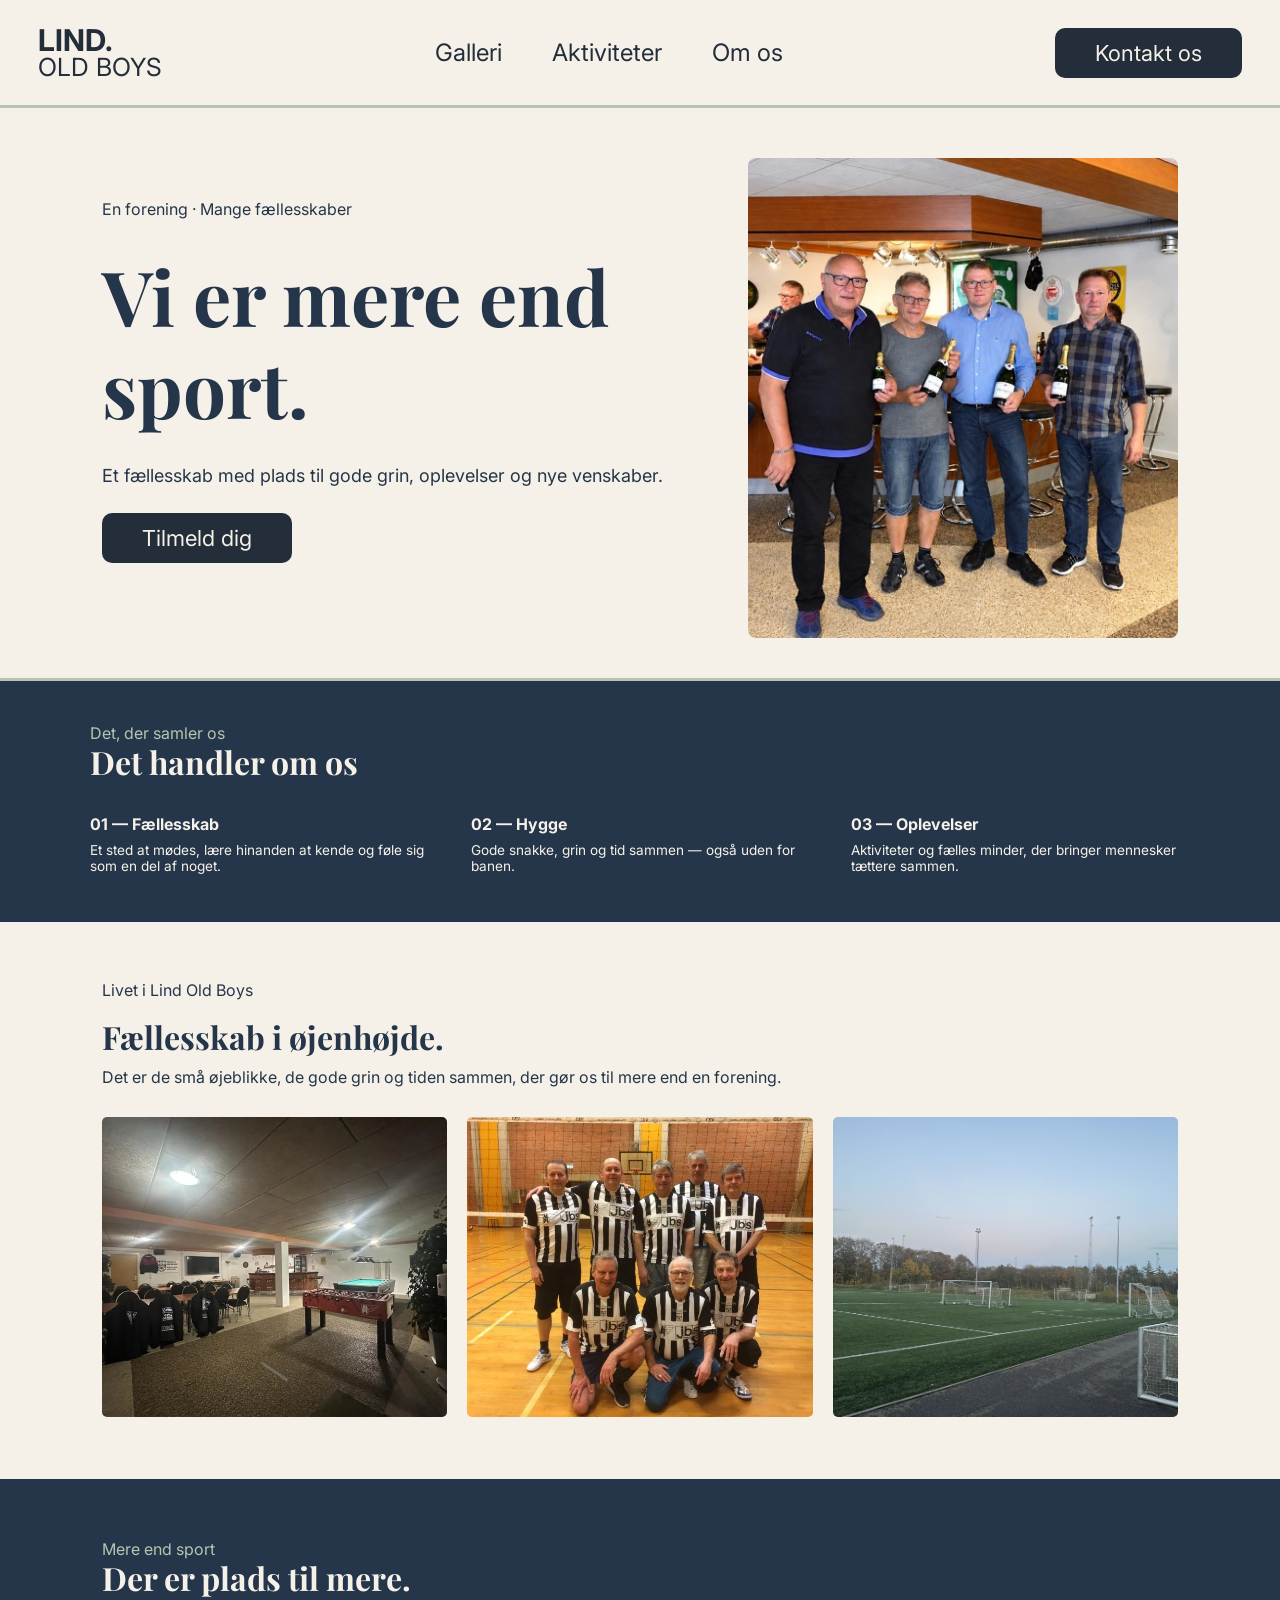
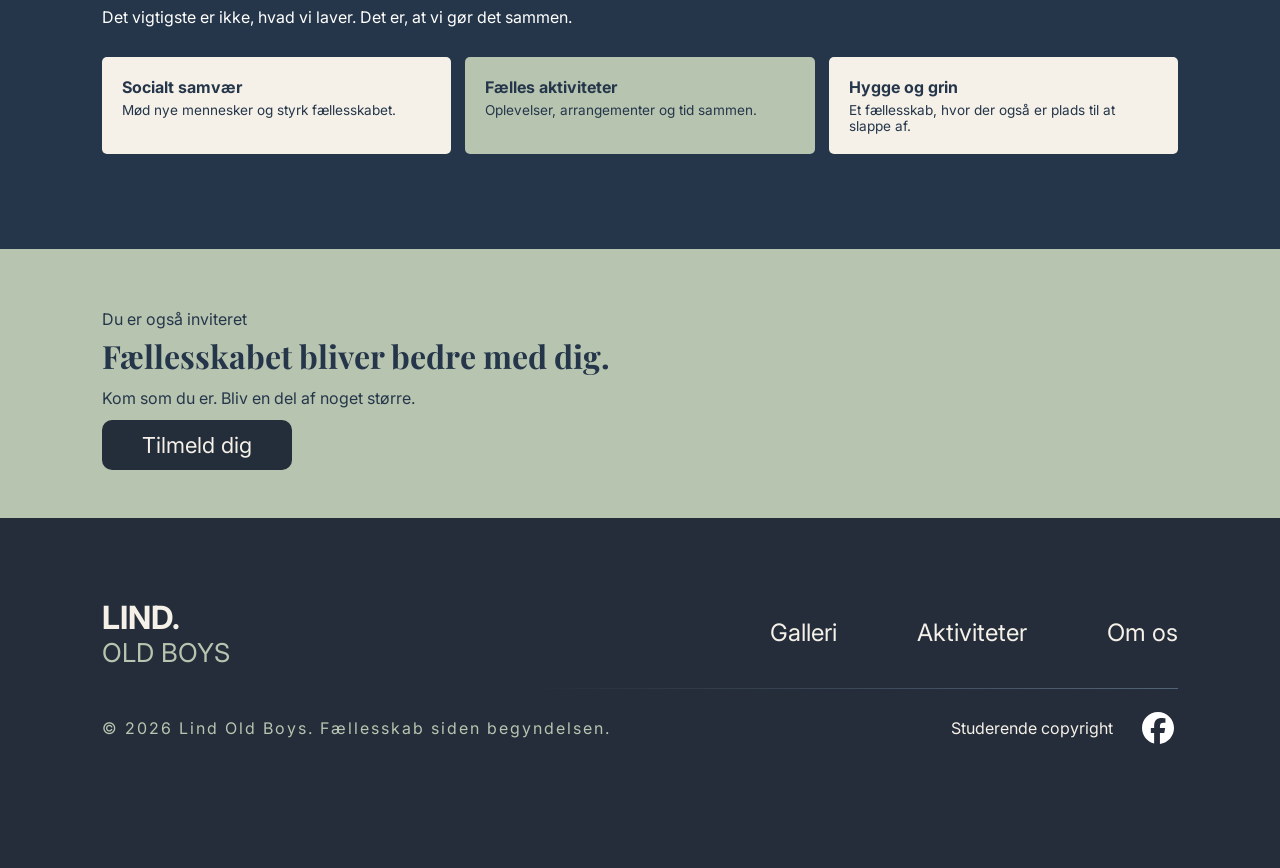
<file: index.html>
<!DOCTYPE html>
<html lang="da">

<head>
    <meta charset="UTF-8">
    <meta name="robots" content="noindex">
    <meta name="viewport" content="width=device-width, initial-scale=1.0">

    <title>Lind Old Boys</title>

    <!-- CSS -->
    <link rel="stylesheet" href="index.css">

    <!-- Google Fonts -->
    <link rel="preconnect" href="https://fonts.googleapis.com">
    <link rel="preconnect" href="https://fonts.gstatic.com" crossorigin>

    <link href="https://fonts.googleapis.com/css2?family=Playfair+Display:wght@400;500;600;700&family=Inter:wght@300;400;500;600;700&display=swap" rel="stylesheet">

</head>

<body>

    <!-- ==================================================
         NAVIGATION
         ================================================== -->

    <header class="navbar">

        <!-- Tekstbaseret logo -->
        <a class="logo" href="index.html">
            <span class="logoTitel">LIND.</span>
            <span class="logoTekst">OLD BOYS</span>
        </a>

        <!-- Links til hjemmesidens undersider -->
        <nav class="navLinks" aria-label="Hovednavigation">

            <a href="galleri.html">Galleri</a>

            <a href="aktivtet.html">Aktiviteter</a>

            <a href="omos.html">Om os</a>

        </nav>

        <!-- Kontaktknap -->
        <a class="kontaktKnap" href="kontakt.html">
            Kontakt os
        </a>

    </header>


    <!-- ==================================================
         HOVEDINDHOLD
         ================================================== -->

    <main>


        <!-- ==================================================
             HERO / FORSIDE
             ================================================== -->

        <section class="hero">

            <!-- Forsidens tekst -->
            <div class="heroTekst">

                <p>
                    En forening · Mange fællesskaber
                </p>

                <h1>
                    Vi er mere end sport.
                </h1>

                <p>
                    Et fællesskab med plads til gode grin,
                    oplevelser og nye venskaber.
                </p>

                <a class="kontaktKnap" href="kontakt.html">
                    Tilmeld dig
                </a>

            </div>


            <!-- Forsidens billede -->
            <div class="heroBillede">

                <img
                    src="midtvejsbilleder/En-flok-mænd.webp"
                    alt="Venner samlet til en hyggelig aktivitet"
                >

            </div>

        </section>



        <!-- ==================================================
             OM OS / VÆRDIER
             ================================================== -->

        <section id="om-os">

            <header>

                <p class="indledning">
                    Det, der samler os
                </p>

                <h2>
                    Det handler om os
                </h2>

            </header>


            <!-- De tre værdier -->
            <div class="vaerdier">

                <article class="vaerdi">

                    <h3>
                        01 — Fællesskab
                    </h3>

                    <p>
                        Et sted at mødes, lære hinanden at kende
                        og føle sig som en del af noget.
                    </p>

                </article>


                <article class="vaerdi">

                    <h3>
                        02 — Hygge
                    </h3>

                    <p>
                        Gode snakke, grin og tid sammen —
                        også uden for banen.
                    </p>

                </article>


                <article class="vaerdi">

                    <h3>
                        03 — Oplevelser
                    </h3>

                    <p>
                        Aktiviteter og fælles minder,
                        der bringer mennesker tættere sammen.
                    </p>

                </article>

            </div>

        </section>



        <!-- ==================================================
             GALLERI
             ================================================== -->

        <section id="galleri">

            <p class="indledning">
                Livet i Lind Old Boys
            </p>

            <h2>
                Fællesskab i øjenhøjde.
            </h2>

            <p class="beskrivelse">
                Det er de små øjeblikke, de gode grin og tiden sammen,
                der gør os til mere end en forening.
            </p>


            <!-- Galleriets tre billeder -->
            <div class="galleri-billeder">

                <img
                    src="midtvejsbilleder/image-(1).webp"
                    alt="Holdkammerater på en fodboldbane"
                >

                <img
                    src="midtvejsbilleder/En-flok-stribede-mænd.webp"
                    alt="Venner samlet omkring et bord"
                >

                <img
                    src="midtvejsbilleder/Fodboldbane.webp"
                    alt="Fodboldbane i dagslys"
                >

            </div>

        </section>



        <!-- ==================================================
             AKTIVITETER
             ================================================== -->

        <section id="aktiviteter">

            <p class="indledning">
                Mere end sport
            </p>

            <h2>
                Der er plads til mere.
            </h2>

            <p class="beskrivelse">
                Det vigtigste er ikke, hvad vi laver.
                Det er, at vi gør det sammen.
            </p>


            <!-- Aktivitetskort -->
            <div class="aktivitets-kort">

                <article class="kort">

                    <h3>
                        Socialt samvær
                    </h3>

                    <p>
                        Mød nye mennesker og styrk fællesskabet.
                    </p>

                </article>


                <article class="kort groent-kort">

                    <h3>
                        Fælles aktiviteter
                    </h3>

                    <p>
                        Oplevelser, arrangementer og tid sammen.
                    </p>

                </article>


                <article class="kort">

                    <h3>
                        Hygge og grin
                    </h3>

                    <p>
                        Et fællesskab, hvor der også er plads
                        til at slappe af.
                    </p>

                </article>

            </div>

        </section>



        <!-- ==================================================
             KONTAKT
             ================================================== -->

        <section id="kontakt">

            <p class="indledning">
                Du er også inviteret
            </p>

            <h2>
                Fællesskabet bliver bedre med dig.
            </h2>

            <p>
                Kom som du er. Bliv en del af noget større.
            </p>

            <a class="kontaktKnap" href="kontakt.html">
                Tilmeld dig
            </a>

        </section>

    </main>



    <!-- ==================================================
         FOOTER
         ================================================== -->

    <footer class="footer">


        <!-- Øverste del med logo og navigationslinks -->
        <div class="footerTop">


            <!-- Logo -->
            <a href="index.html" class="footerLogo">

                <p class="footerLogoTitel">
                    LIND.
                </p>

                <p class="footerLogoTekst">
                    OLD BOYS
                </p>

            </a>


            <!-- Navigationslinks -->
            <div class="footerLinks">

                <a href="galleri.html">
                    Galleri
                </a>

                <a href="aktivtet.html">
                    Aktiviteter
                </a>

                <a href="omos.html">
                    Om os
                </a>

            </div>

        </div>



        <!-- Nederste del af footeren -->
        <div class="footerBottom">


            <!-- Copyright -->
            <p>
                © 2026 Lind Old Boys. Fællesskab siden begyndelsen.
            </p>


            <!-- Sociale medier -->
            <div class="footerSocial">

                <p>
                    Studerende copyright
                </p>

                <a
                    href="https://www.facebook.com/lindoldboys"
                    target="_blank"
                    rel="noopener noreferrer"
                >

                    <img
                        src="midtvejsbilleder/facebook-brands-solid-full.svg"
                        alt="Facebook"
                    >

                </a>

            </div>

        </div>

    </footer>

</body>
</html>
</file>
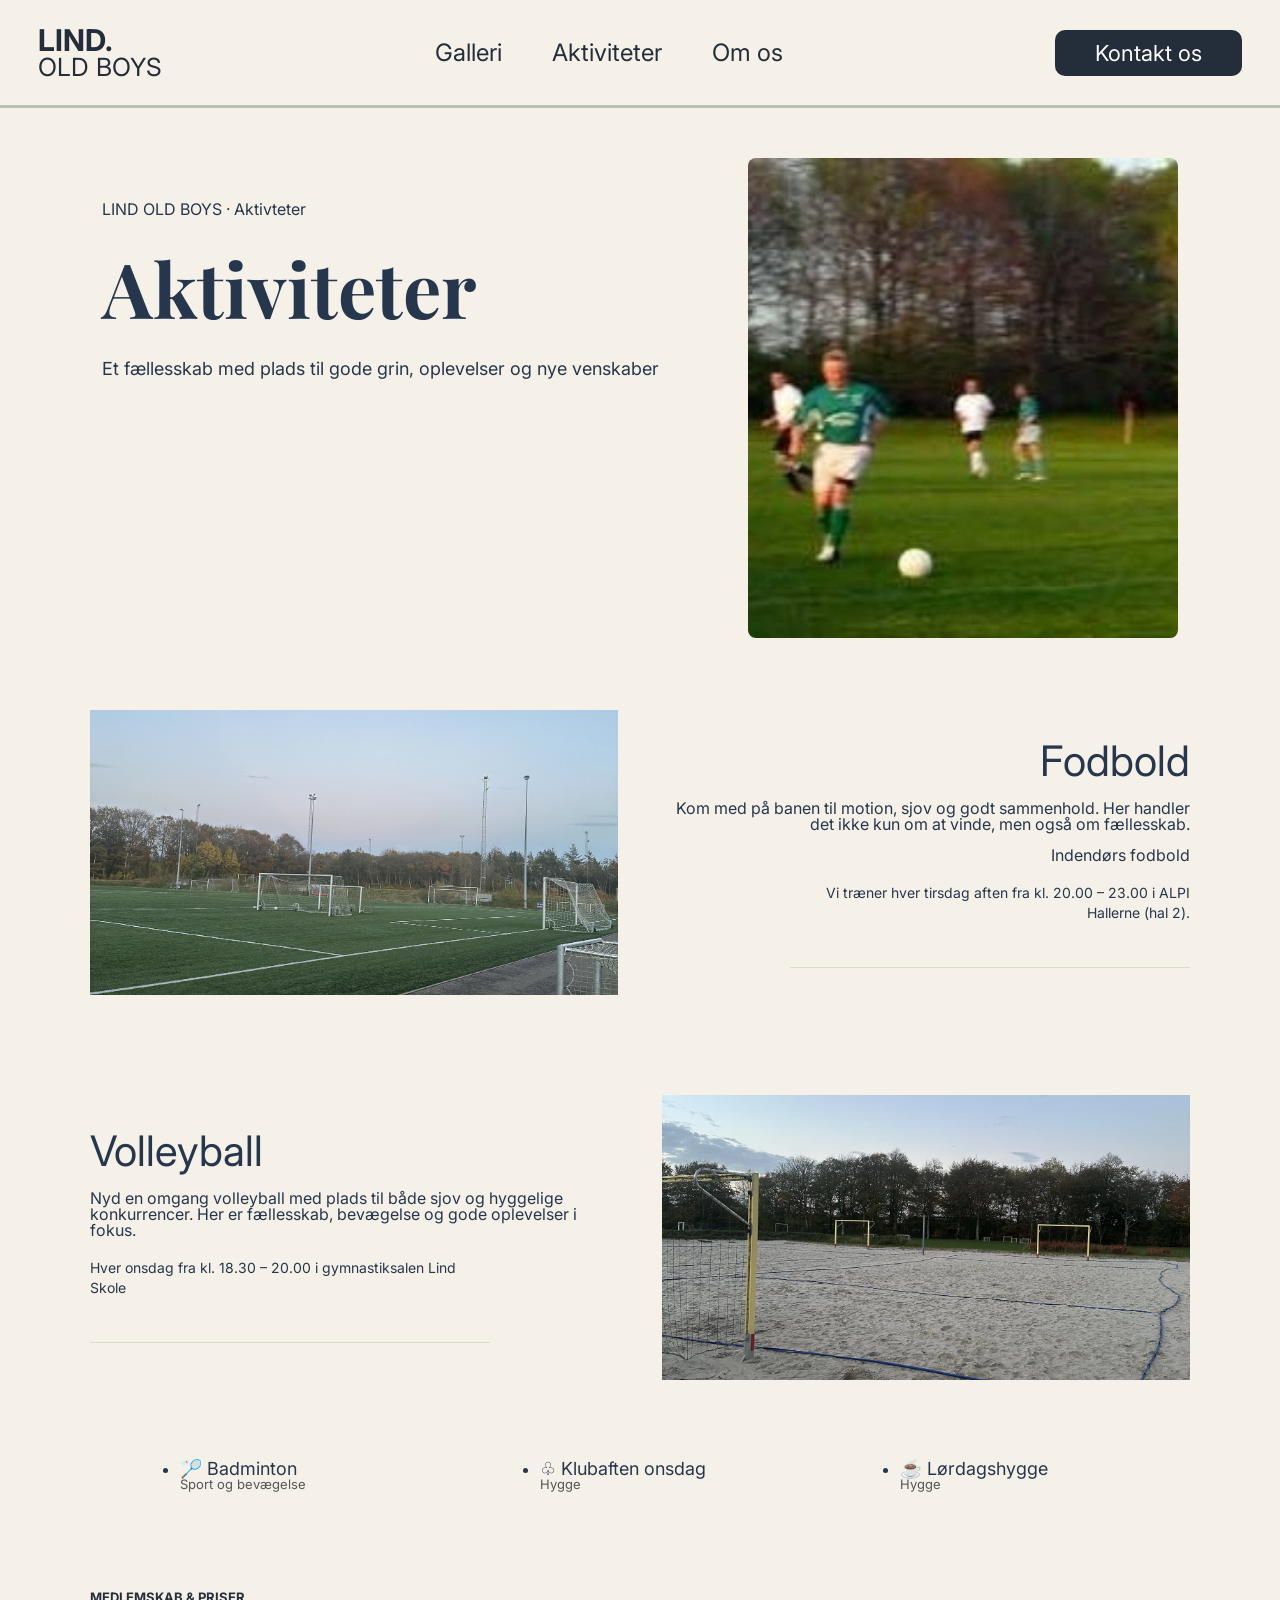
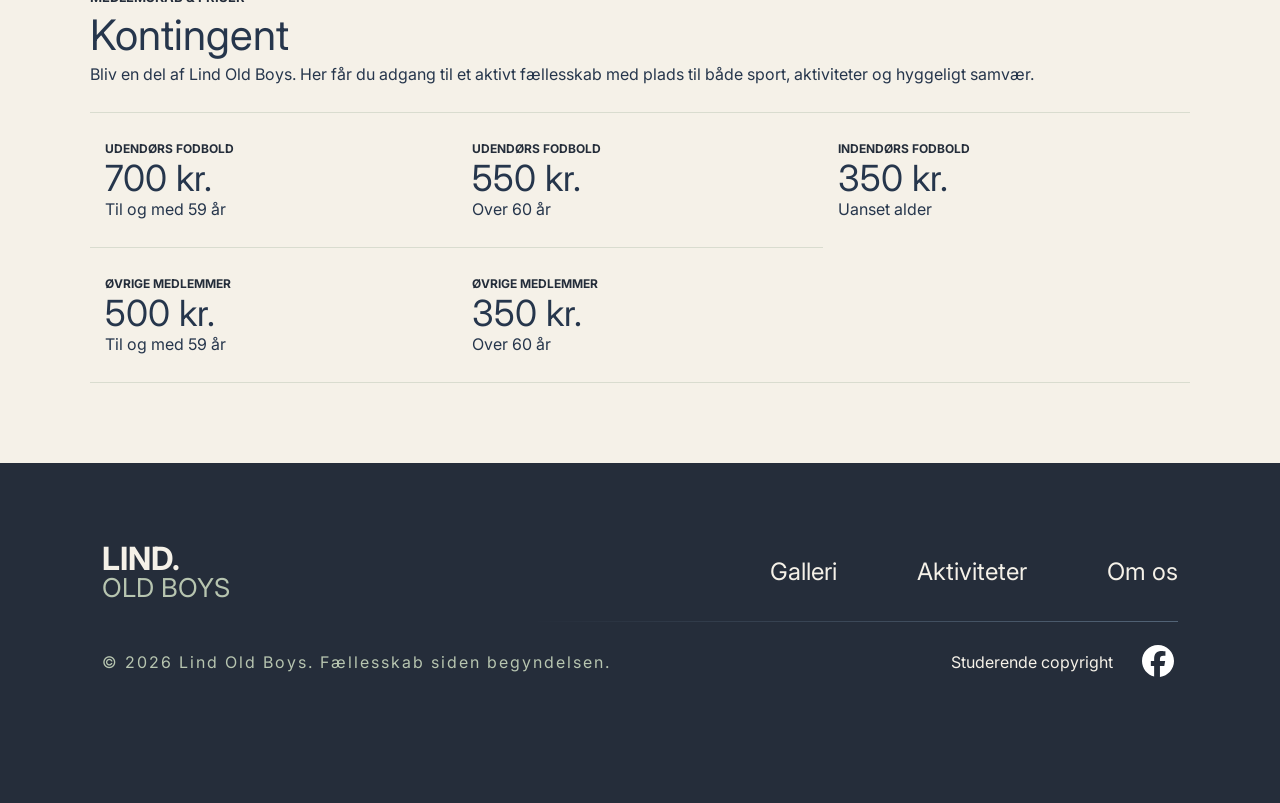
<file: aktivtet.html>
<!DOCTYPE html>
<html lang="da">

<head>
    <meta charset="UTF-8">
    <meta name="robots" content="noindex">
    <title>Aktiviteter</title>
    <!-- her linker man til min css fil -->
    <link rel="stylesheet" href="aktivtet.css">
    <!-- her linker jeg til googlefonts for at hente de gratis fonte vi bruger -->
    <link rel="preconnect" href="https://fonts.googleapis.com">
    <link rel="preconnect" href="https://fonts.gstatic.com" crossorigin>

    <link
    href="https://fonts.googleapis.com/css2?family=Inter:wght@400;500;600;700&family=Playfair+Display:wght@400;500;600;700&display=swap"
    rel="stylesheet">
</head>
<!--div og class er med til at holde de forskellige sektioner adskildt fra hinanden og er med til at definere tingene
img er med til at definere hvor billederne skal hentes til og fra. og hvilken mappe de kommerfra
h3 og h1 osv, er med til at definere størrelsen på skriften 
body er med til at holde styr på det hele og holde det sammlet, det gør det også nemmere når man skal bruge css at hvis man ville ændre fx farven på alt så kan man refrer til body -->

<body>

    <!-- ===== NAVIGATION START ===== -->

    <!-- Header med sidens primære navigation -->
    <header>
        <nav class="navbar">

            <!-- Logo med link til forsiden -->
            <a href="index.html" class="logo">
                <p class="logoTitel">LIND.</p>
                <p class="logoTekst">OLD BOYS</p>
            </a>

            <!-- Navigationslinks til hjemmesidens undersider -->
            <div class="navLinks">
                <a href="galleri.html">Galleri</a>
                <a href="aktivtet.html">Aktiviteter</a>
                <a href="omos.html">Om os</a>
            </div>

            <!-- Kontaktknap med link til kontaktsiden -->
            <a href="kontakt.html" class="kontaktKnap">
                Kontakt os
            </a>

        </nav>
    </header>

    <!-- ===== NAVIGATION SLUT ===== -->

    <!-- ===== HERO SEKTION START ===== -->

    <!-- Hero-sektion med introduktion og billede -->
    <section class="hero">

        <!-- Tekstområde med overskrift og beskrivelse -->
        <div class="heroTekst">
            <p>LIND OLD BOYS · Aktivteter</p>

            <h1>Aktiviteter</h1>

            <p>
                Et fællesskab med plads til gode grin, oplevelser og nye venskaber
            </p>
        </div>

        <!-- Billede af fodboldspillere -->
        <div class="heroBillede">
            <img src="midtvejsbilleder/fodboldspillere.webp" alt="fodboldspillere">
        </div>

    </section>

    <!-- ===== HERO SEKTION SLUT ===== -->

    <div class="side">

        <!-- Fodbold og volleyball -->
        <div class="aktiviteter">

            <div class="Volleyball">
                <img src="midtvejsbilleder/Fodboldbane.webp" alt="Fodboldbane">

                <h2>Volleyball</h2>
                <p class="pRight">
                    Nyd en omgang volleyball med plads til både sjov
                    og hyggelige konkurrencer. Her er fællesskab,
                    bevægelse og gode oplevelser i fokus.
                </p>
                <h3 class="moedeTid">
                    Hver onsdag fra kl. 18.30 – 20.00 i gymnastiksalen Lind Skole
                </h3>
                
            </div>

            <div class="Fodbold">
                <h2>Fodbold</h2>
                <p class="pRight">
                    Kom med på banen til motion, sjov og godt
                    sammenhold. Her handler det ikke kun om at vinde,
                    men også om fællesskab.
                </p>
                <p class="pRight">Indendørs fodbold</p>
                <h3 class="moedeTid">
                    Vi træner hver tirsdag aften fra kl. 20.00 – 23.00
                    i ALPI Hallerne (hal 2).
                </h3>
                

                

                <img src="midtvejsbilleder/volleyballbane.webp" alt="Volleyballbane">
            </div>

        </div>


        <!-- De tre aktiviteter som en vandret punktform -->
        <ul class="de3ukendte">
            <li>
                <h4>🏸 Badminton</h4>
                <h5>Sport og bevægelse</h5>
            </li>
            <li>
                <h4>♧ Klubaften onsdag</h4>
                <h5>Hygge</h5>
            </li>
            <li>
                <h4>☕ Lørdagshygge</h4>
                <h5>Hygge</h5>
            </li>
        </ul>


        <!-- Medlemskab og kontingent -->
        <div class="kontigent">

            <h3>Medlemskab & priser</h3>
            <h2>Kontingent</h2>

            <p>
                Bliv en del af Lind Old Boys. Her får du adgang til et
                aktivt fællesskab med plads til både sport, aktiviteter
                og hyggeligt samvær.
            </p>

        </div>


        <!-- Priser -->
        <div class="priser">

            <div class="pris">
                <h3>Udendørs fodbold</h3>
                <h2>700 kr.</h2>
                <p>Til og med 59 år</p>
            </div>

            <div class="pris">
                <h3>Udendørs fodbold</h3>
                <h2>550 kr.</h2>
                <p>Over 60 år</p>
            </div>

            <div class="pris">
                <h3>Indendørs fodbold</h3>
                <h2>350 kr.</h2>
                <p>Uanset alder</p>
            </div>

            <div class="pris">
                <h3>Øvrige medlemmer</h3>
                <h2>500 kr.</h2>
                <p>Til og med 59 år</p>
            </div>

            <div class="pris">
                <h3>Øvrige medlemmer</h3>
                <h2>350 kr.</h2>
                <p>Over 60 år</p>
            </div>

        </div>

    </div>

    <!-- ===== FOOTER START ===== -->

    <!-- Footer med logo, navigation og copyright -->
    <footer class="footer">

        <!-- Øverste del med logo og navigationslinks -->
        <div class="footerTop">

            <!-- Logo med link til forsiden -->
            <a href="index.html" class="footerLogo">
                <p class="footerLogoTitel">LIND.</p>
                <p class="footerLogoTekst">OLD BOYS</p>
            </a>

            <!-- Navigationslinks til hjemmesidens undersider -->
            <div class="footerLinks">
                <a href="galleri.html">Galleri</a>
                <a href="aktivtet.html">Aktiviteter</a>
                <a href="omos.html">Om os</a>
            </div>

        </div>

        <!-- Nederste del med copyright og sociale medier -->
        <div class="footerBottom">

            <!-- Copyright-information -->
            <p>© 2026 Lind Old Boys. Fællesskab siden begyndelsen.</p>

            <!-- Område med studentertekst og Facebook-link -->
            <div class="footerSocial">
                <p>Studerende copyright</p>

                <!-- Facebook-logo med link til foreningens Facebook-side -->
                <!-- Target åbner linket i en ny fane -->
                <a href="https://www.facebook.com/lindoldboys" target="_blank" rel="noopener noreferrer">

                    <!-- SVG-billede af Facebook-logoet -->
                    <img src="midtvejsbilleder/facebook-brands-solid-full.svg" alt="Facebook">
                </a>
            </div>

        </div>

    </footer>

    <!-- ===== FOOTER SLUT ===== -->

</body>

</html>
</file>
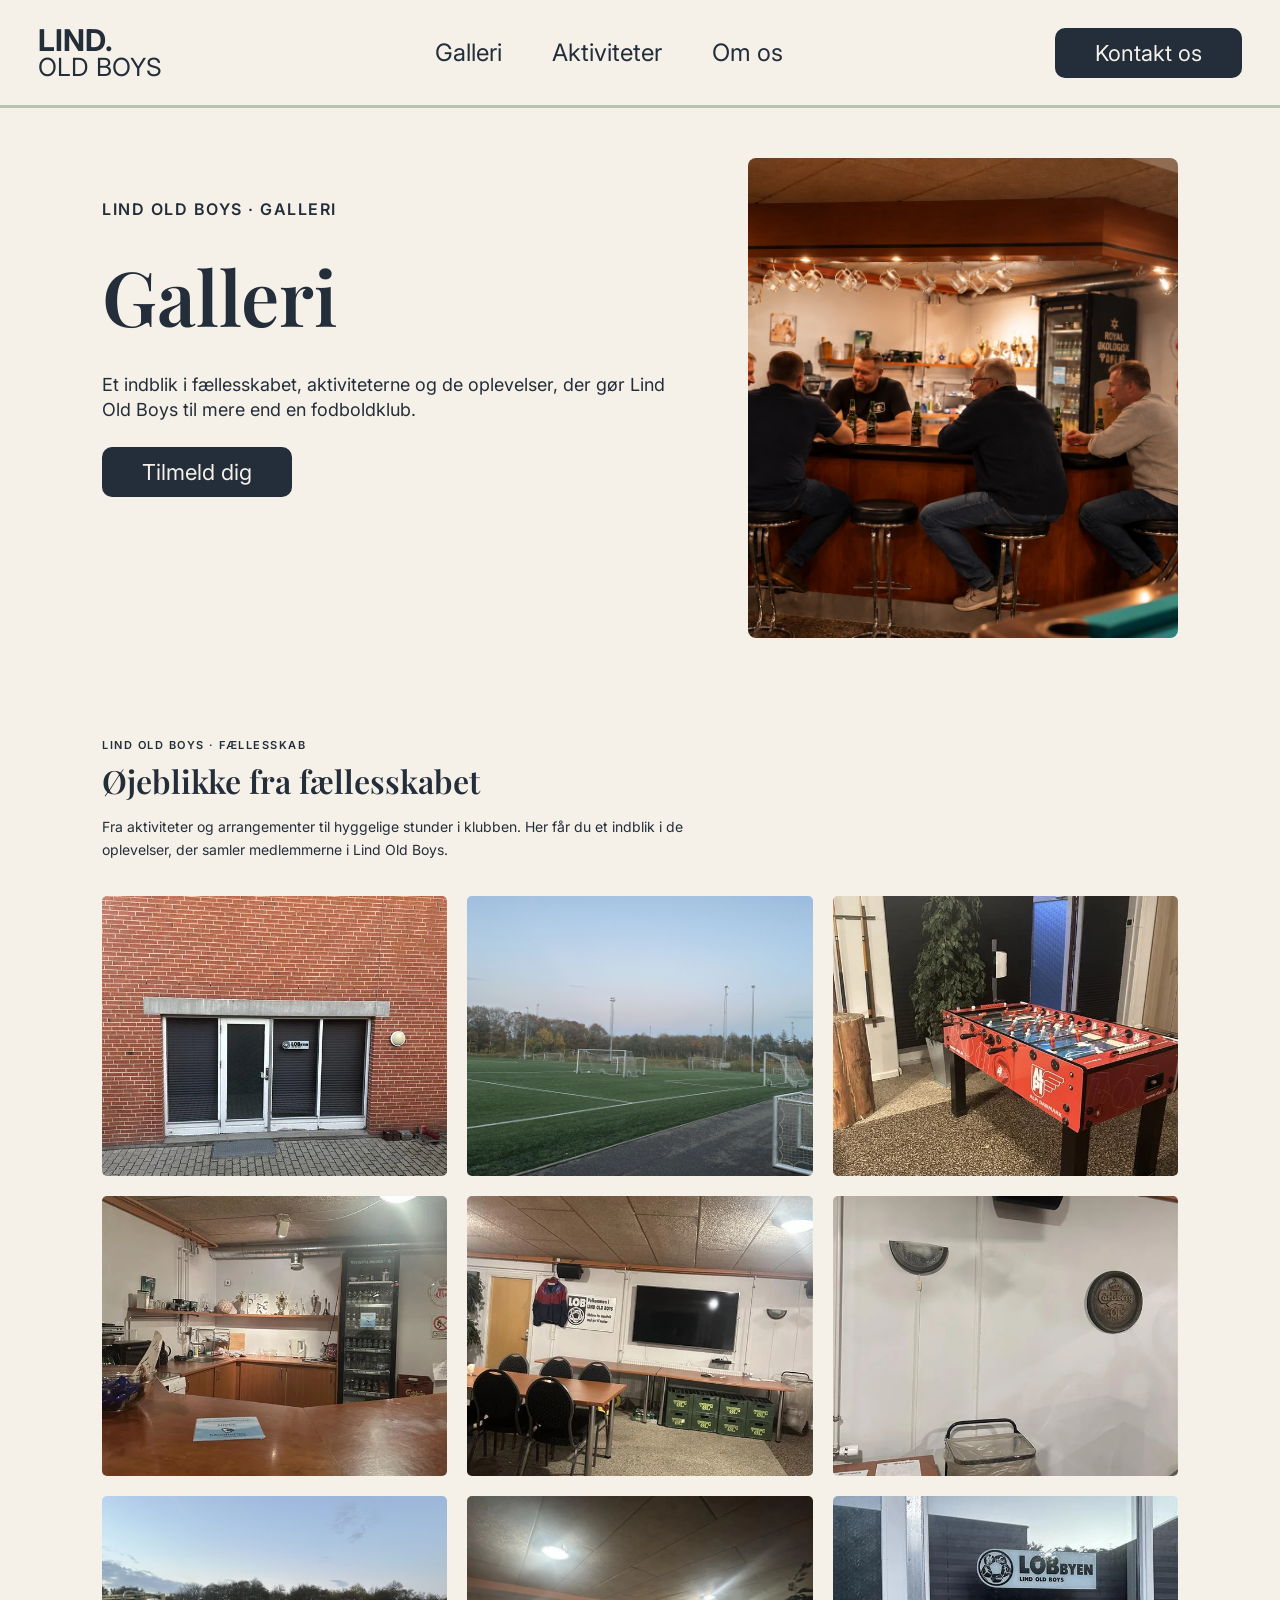
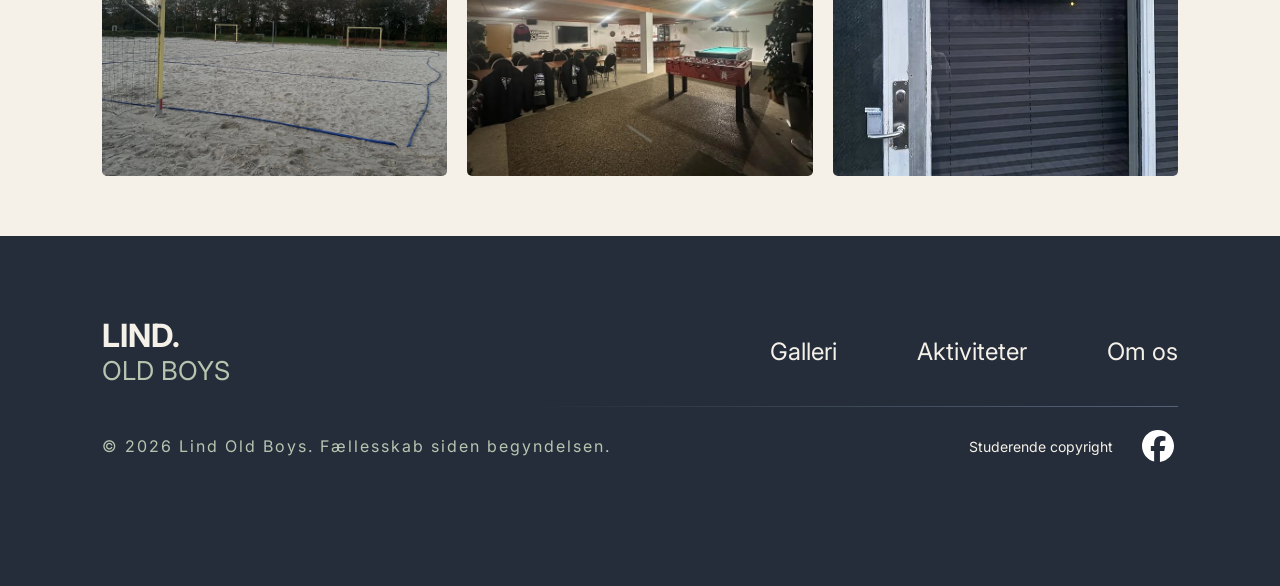
<file: galleri.html>
<!DOCTYPE html>
<html lang="da">

<head>
    <meta charset="UTF-8">
    <meta name="robots" content="noindex">
    <meta name="viewport" content="width=device-width, initial-scale=1.0">

    <!-- Google Fonts -->
    <link rel="preconnect" href="https://fonts.googleapis.com">
    <link rel="preconnect" href="https://fonts.gstatic.com" crossorigin>

    <link href="https://fonts.googleapis.com/css2?family=Playfair+Display:wght@400;500;600;700&family=Inter:wght@300;400;500;600;700&display=swap" rel="stylesheet">

    <title>Lind Old Boys - Galleri</title>

    <!-- CSS -->
    <link rel="stylesheet" href="galleri.css">
</head>

<body>

    <!-- ==================================================
         NAVIGATION
         ================================================== -->

    <header class="navbar">

        <!-- Logo med link til forsiden -->
        <a class="logo" href="index.html">
            <span class="logoTitel">LIND.</span>
            <span class="logoTekst">OLD BOYS</span>
        </a>

        <!-- Navigationens links -->
        <nav class="navLinks" aria-label="Hovednavigation">
            <a href="galleri.html">Galleri</a>
            <a href="aktivtet.html">Aktiviteter</a>
            <a href="omos.html">Om os</a>
        </nav>

        <!-- Kontaktknap -->
        <a class="kontaktKnap" href="kontakt.html">
            Kontakt os
        </a>

    </header>


    <!-- ==================================================
         HOVEDINDHOLD
         ================================================== -->

    <main>

        <!-- ==================================================
             HERO / FORSIDE
             ================================================== -->

        <section class="hero">

            <!-- Forsidens tekst -->
            <div class="heroTekst">

                <p class="eyebrow">
                    LIND OLD BOYS · GALLERI
                </p>

                <h1>Galleri</h1>

                <p>
                    Et indblik i fællesskabet, aktiviteterne og
                    de oplevelser, der gør Lind Old Boys til
                    mere end en fodboldklub.
                </p>

                <a class="kontaktKnap" href="kontakt.html">
                    Tilmeld dig
                </a>

            </div>

            <!-- Forsidens billede -->
            <div class="heroBillede">

                <img src="midtvejsbilleder/billede.webp" alt="Venner samlet til en hyggelig aktivitet">

            </div>

        </section>


        <!-- ==================================================
             GALLERI
             ================================================== -->

        <section class="galleri">

            <!-- Overskrift og introduktion -->
            <div class="intro-text">

                <p class="indledning">
                    LIND OLD BOYS · FÆLLESSKAB
                </p>

                <h2>
                    Øjeblikke fra fællesskabet
                </h2>

                <p>
                    Fra aktiviteter og arrangementer til hyggelige
                    stunder i klubben. Her får du et indblik i de
                    oplevelser, der samler medlemmerne i Lind Old Boys.
                </p>

            </div>


            <!-- Galleriets billeder -->
            <div class="galleri-billeder">

                <img
                    src="midtvejsbilleder/image.webp"
                    alt="Billede 1 fra Lind Old Boys"
                >

                <img
                    src="midtvejsbilleder/Fodboldbane.webp"
                    alt="Billede 2 fra Lind Old Boys"
                >

                <img
                    src="midtvejsbilleder/image-(3).webp"
                    alt="Billede 3 fra Lind Old Boys"
                >

                <img
                    src="midtvejsbilleder/image-(4).webp"
                    alt="Billede 4 fra Lind Old Boys"
                >

                <img
                    src="midtvejsbilleder/image-(5).webp"
                    alt="Billede 5 fra Lind Old Boys"
                >

                <img
                    src="midtvejsbilleder/image-(6).webp"
                    alt="Billede 6 fra Lind Old Boys"
                >

                <img
                    src="midtvejsbilleder/volleyballbane.webp"
                    alt="Billede 7 fra Lind Old Boys"
                >

                <img
                    src="midtvejsbilleder/image-(1).webp"
                    alt="Billede 8 fra Lind Old Boys"
                >

                <img
                    src="midtvejsbilleder/image-(9).webp"
                    alt="Billede 9 fra Lind Old Boys"
                >

            </div>

        </section>

    </main>


    <!-- ==================================================
         FOOTER
         ================================================== -->

    <footer class="footer">

        <!-- Øverste del med logo og navigationslinks -->
        <div class="footerTop">

            <!-- Logo med link til forsiden -->
            <a href="index.html" class="footerLogo">

                <p class="footerLogoTitel">LIND.</p>

                <p class="footerLogoTekst">OLD BOYS</p>

            </a>


            <!-- Navigationslinks til undersider -->
            <div class="footerLinks">

                <a href="galleri.html">Galleri</a>

                <a href="aktivtet.html">Aktiviteter</a>

                <a href="omos.html">Om os</a>

            </div>

        </div>


        <!-- Nederste del med copyright og sociale medier -->
        <div class="footerBottom">

            <!-- Copyright-information -->
            <p>
                © 2026 Lind Old Boys. Fællesskab siden begyndelsen.
            </p>


            <!-- Studentertekst og Facebook-link -->
            <div class="footerSocial">

                <p>Studerende copyright</p>

                <!-- Facebook-link åbnes i en ny fane -->
                <a
                    href="https://www.facebook.com/lindoldboys"
                    target="_blank"
                    rel="noopener noreferrer"
                >

                    <!-- Facebook-logo -->
                    <img
                        src="midtvejsbilleder/facebook-brands-solid-full.svg"
                        alt="Facebook"
                    >

                </a>

            </div>

        </div>

    </footer>

</body>
</html>
</file>
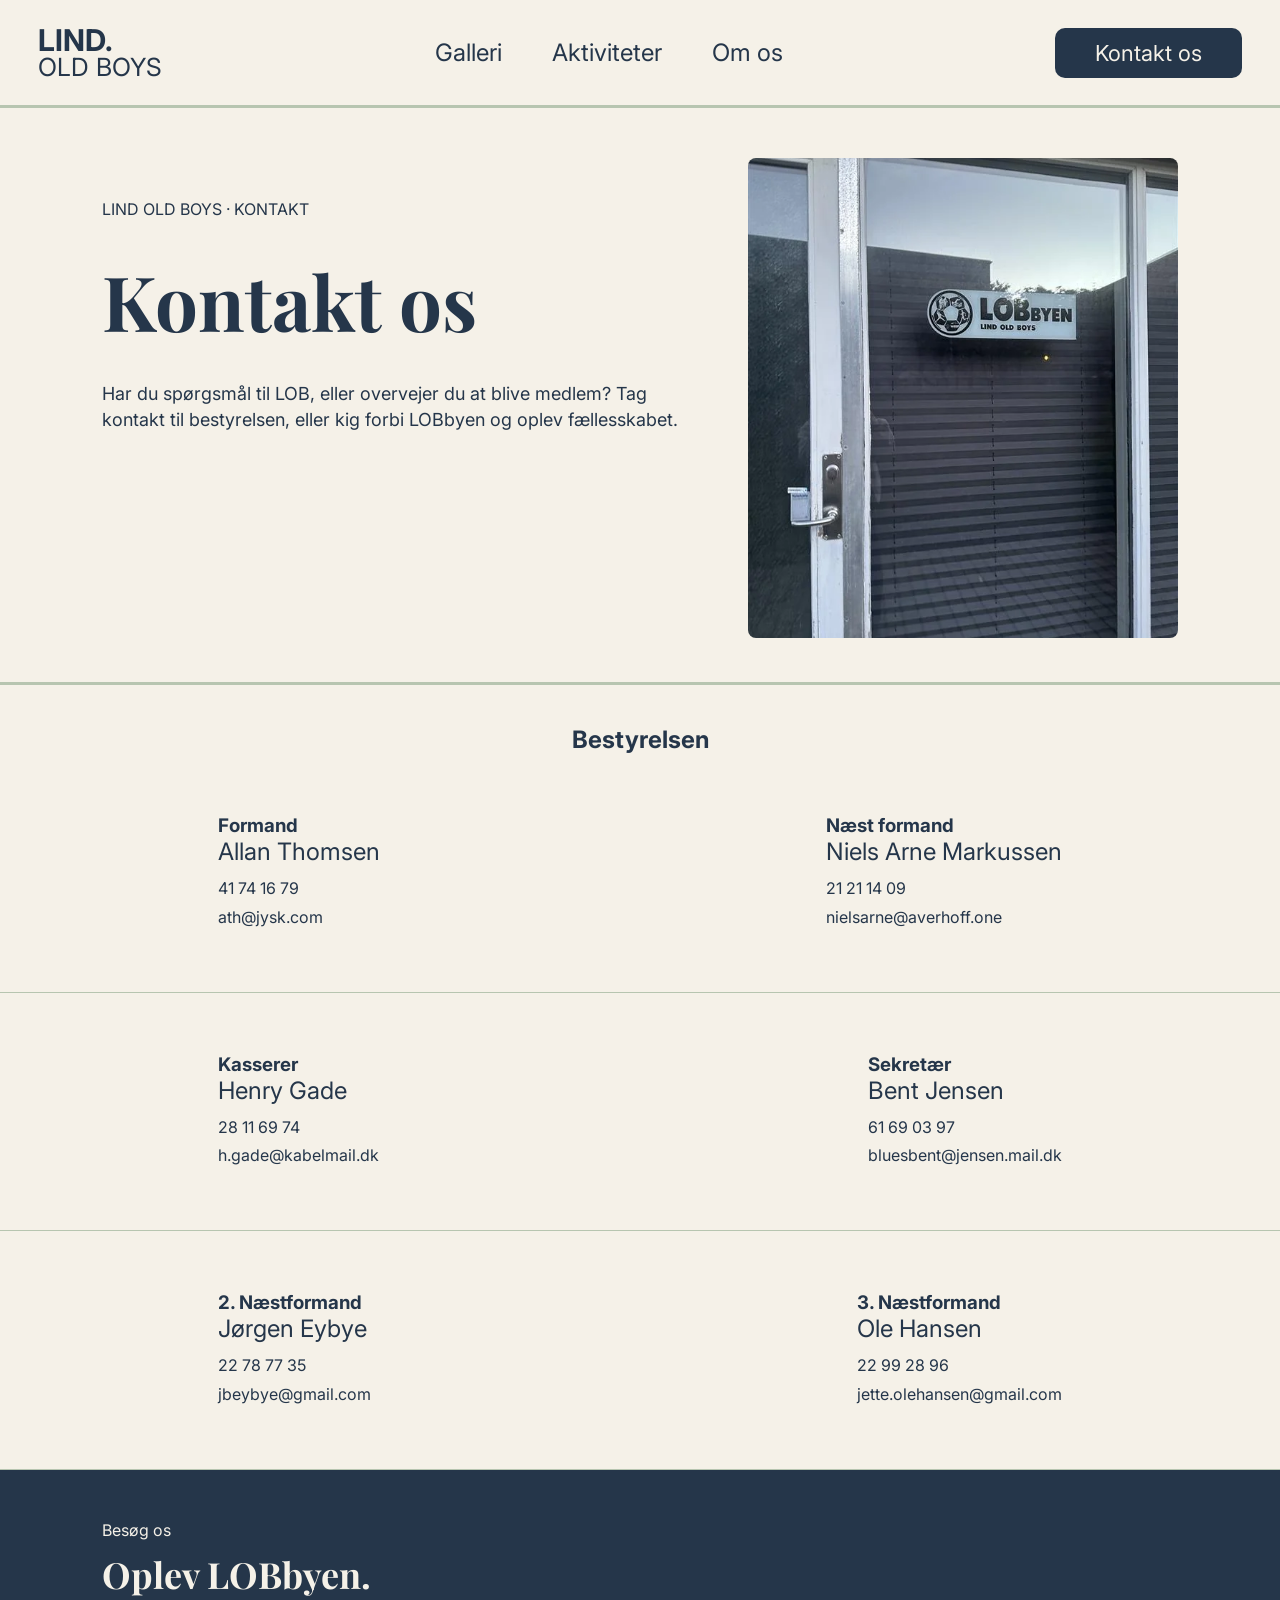
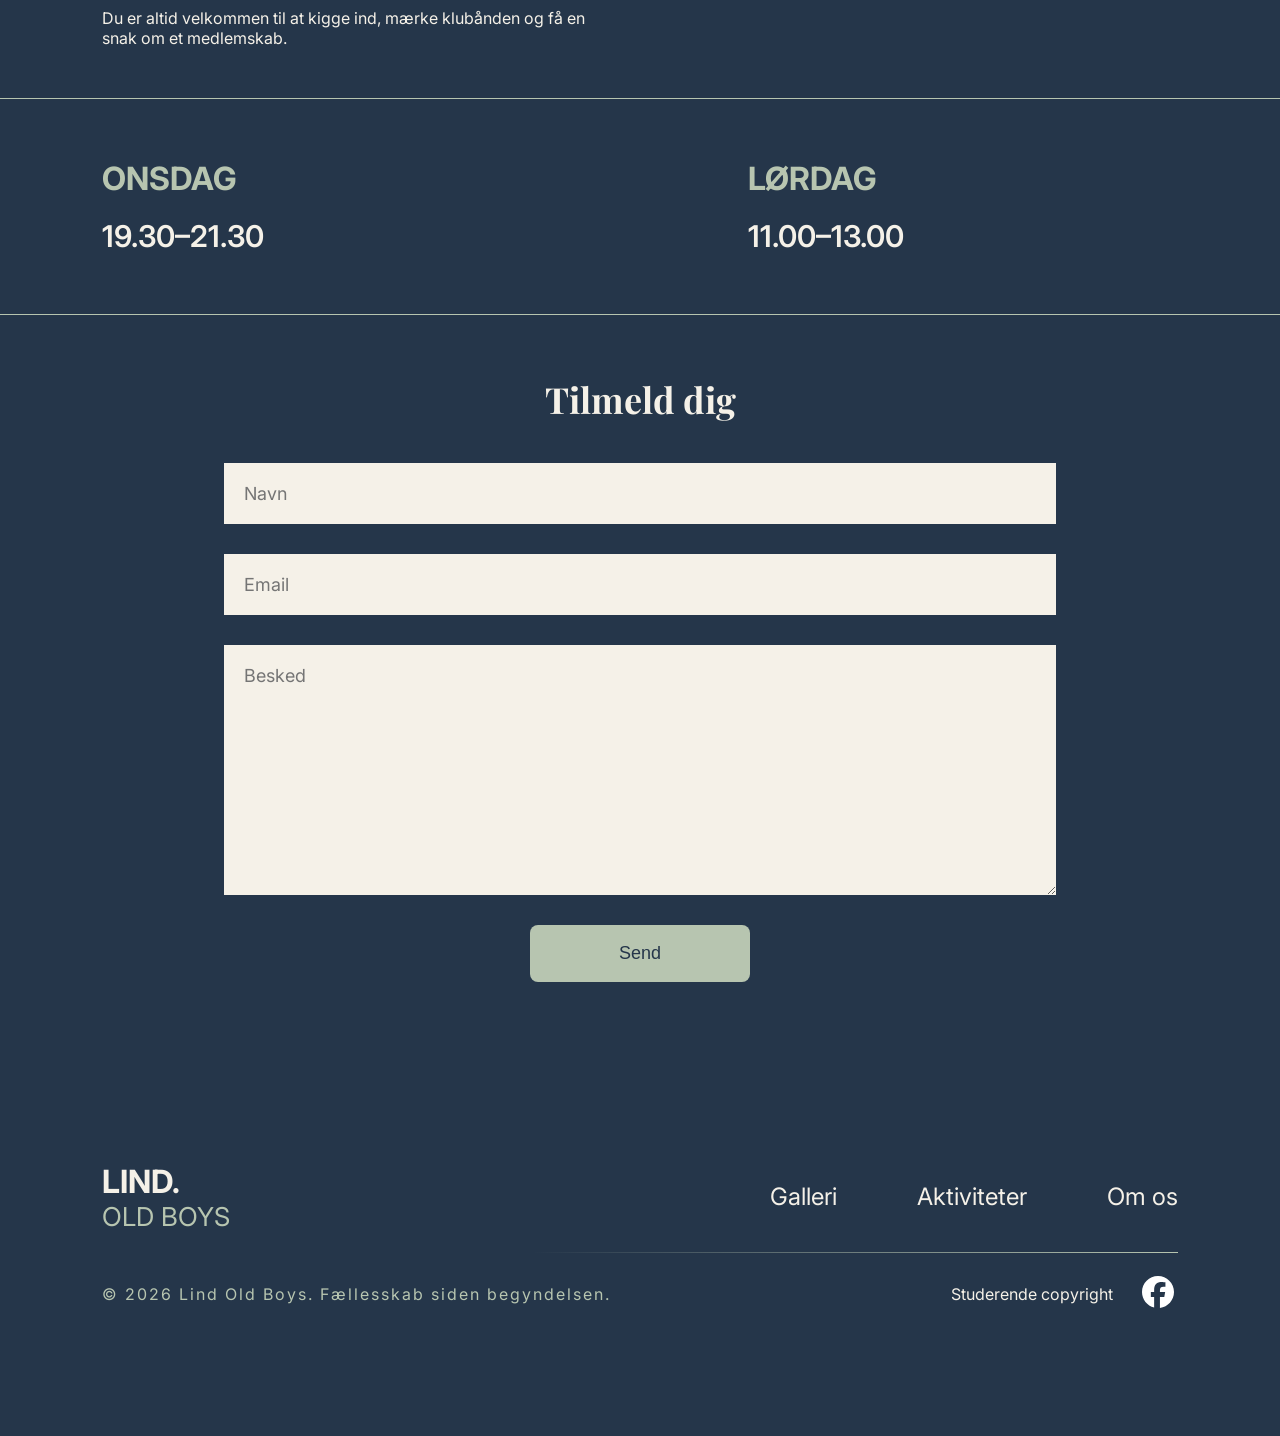
<file: kontakt.html>
<!DOCTYPE html>
<html lang="da">
<head>
    <meta charset="UTF-8">
    <meta name="robots" content="noindex">
    <meta name="viewport" content="width=device-width, initial-scale=1.0">
    <!-- Tilknytter det eksterne stylesheet -->
    <link rel="stylesheet" href="kontakt.css">
    <!-- Opretter forbindelse til Google Fonts -->
    <link rel="preconnect" href="https://fonts.googleapis.com">
    <link rel="preconnect" href="https://fonts.gstatic.com" crossorigin>
    <!-- Indlæser skrifttyperne Inter og Playfair Display -->
    <link href="https://fonts.googleapis.com/css2?family=Inter:wght@400;500;600;700&family=Playfair+Display:wght@400;500;600;700&display=swap" rel="stylesheet">
    <!-- Sidens titel i browserfanen -->
    <title>Kontakt os</title>
</head>

<body>

    <!-- ===== NAVIGATION START ===== -->

    <!-- Header med sidens primære navigation -->
    <header>
        <nav class="navbar">

            <!-- Logo med link til forsiden -->
            <a href="index.html" class="logo">
                <p class="logoTitel">LIND.</p>
                <p class="logoTekst">OLD BOYS</p>
            </a>

            <!-- Navigationslinks til hjemmesidens undersider -->
            <div class="navLinks">
                <a href="galleri.html">Galleri</a>
                <a href="aktivtet.html">Aktiviteter</a>
                <a href="omos.html">Om os</a>
            </div>

            <!-- Kontaktknap med link til kontaktsiden -->
            <a href="kontakt.html" class="kontaktKnap">
                Kontakt os
            </a>

        </nav>
    </header>

    <!-- ===== NAVIGATION SLUT ===== -->


    <!-- ===== HERO SEKTION START ===== -->

    <!-- Hero-sektion med introduktion og billede -->
    <section class="hero">

        <!-- Tekstområde med overskrift og beskrivelse -->
        <div class="heroTekst">
            <p>LIND OLD BOYS · KONTAKT</p>

            <h1>Kontakt os</h1>

            <p>
                Har du spørgsmål til LOB, eller overvejer du
                at blive medlem? Tag kontakt til bestyrelsen,
                eller kig forbi LOBbyen og oplev fællesskabet.
            </p>
        </div>

        <!-- Billede af indgangen til LOBbyen -->
        <div class="heroBillede">
            <img src="midtvejsbilleder/image-(9).webp" alt="Indgangen til LOBbyen">
        </div>

    </section>

    <!-- ===== HERO SEKTION SLUT ===== -->


    <!-- ===== BESTYRELSE START ===== -->

    <!-- Sektion med bestyrelsens kontaktoplysninger -->
    <section>

        <!-- Overskrift til bestyrelsessektionen -->
        <div class="rubrikTitel">
            <h2>Bestyrelsen</h2>
        </div>

        <!-- Første række med formand og næstformand -->
        <!-- Samme class anvendes på alle rækker for ens styling -->
        <div class="rubrik">
            <div>
                <h3>Formand</h3>
                <h4>Allan Thomsen</h4>
                <p>41 74 16 79</p>
                <p>ath@jysk.com</p>
            </div>

            <div>
                <h3>Næst formand</h3>
                <h4>Niels Arne Markussen</h4>
                <p>21 21 14 09</p>
                <p>nielsarne@averhoff.one</p>
            </div>
        </div>

        <!-- Anden række med kasserer og sekretær -->
        <div class="rubrik">
            <div>
                <h3>Kasserer</h3>
                <h4>Henry Gade</h4>
                <p>28 11 69 74</p>
                <p>h.gade@kabelmail.dk</p>
            </div>

            <div>
                <h3>Sekretær</h3>
                <h4>Bent Jensen</h4>
                <p>61 69 03 97</p>
                <p>bluesbent@jensen.mail.dk</p>
            </div>
        </div>

        <!-- Tredje række med de øvrige næstformænd -->
        <div class="rubrik">
            <div>
                <h3>2. Næstformand</h3>
                <h4>Jørgen Eybye</h4>
                <p>22 78 77 35</p>
                <p>jbeybye@gmail.com</p>
            </div>

            <div>
                <h3>3. Næstformand</h3>
                <h4>Ole Hansen</h4>
                <p>22 99 28 96</p>
                <p>jette.olehansen@gmail.com</p>
            </div>
        </div>

    </section>

    <!-- ===== BESTYRELSE SLUT ===== -->


    <!-- ===== BESØG OS START ===== -->

    <!-- Sektion med information om besøg, åbningstider og tilmelding -->
    <!-- Klassen bruges til at give sektionen en anden baggrundsfarve -->
    <section class="besoeg">

        <!-- Introduktion til LOBbyen -->
        <div class="besoegIntro">
            <p>Besøg os</p>
            <h2>Oplev LOBbyen.</h2>

            <p>
                Du er altid velkommen til at kigge ind,
                mærke klubånden og få en snak om et medlemskab.
            </p>
        </div>

        <!-- Åbningstider opdelt i to kolonner -->
        <!-- Div-elementerne placeres ved siden af hinanden med Flexbox -->
        <div class="aabningstider">
            <div>
                <h3>ONSDAG</h3>
                <p>19.30–21.30</p>
            </div>

            <div>
                <h3>LØRDAG</h3>
                <p>11.00–13.00</p>
            </div>
        </div>

        <!-- ===== FORMULAR START ===== -->

        <!-- Formular med felter til navn, e-mail og besked -->
        <div class="tilmelding">
            <h2>Tilmeld dig</h2>

            <form>

                <!-- Tekstfelt til brugerens navn -->
                <input type="text" placeholder="Navn" required>

                <!-- E-mailfelt med indbygget browservalidering -->
                <input type="email" placeholder="Email" required>

                <!-- Tekstområde til en længere besked -->
                <textarea placeholder="Besked" required></textarea>

                <!-- Required gør felterne obligatoriske -->
                <!-- Knap til indsendelse af formularen -->
                <button type="submit">Send</button>

            </form>
        </div>

        <!-- ===== FORMULAR SLUT ===== -->

    </section>

    <!-- ===== BESØG OS SLUT ===== -->


    <!-- ===== FOOTER START ===== -->

    <!-- Footer med logo, navigation og copyright -->
    <footer class="footer">

        <!-- Øverste del med logo og navigationslinks -->
        <div class="footerTop">

            <!-- Logo med link til forsiden -->
            <a href="index.html" class="footerLogo">
                <p class="footerLogoTitel">LIND.</p>
                <p class="footerLogoTekst">OLD BOYS</p>
            </a>

            <!-- Navigationslinks til hjemmesidens undersider -->
            <div class="footerLinks">
                <a href="galleri.html">Galleri</a>
                <a href="aktivtet.html">Aktiviteter</a>
                <a href="omos.html">Om os</a>
            </div>

        </div>

        <!-- Nederste del med copyright og sociale medier -->
        <div class="footerBottom">

            <!-- Copyright-information -->
            <p>© 2026 Lind Old Boys. Fællesskab siden begyndelsen.</p>

            <!-- Område med studentertekst og Facebook-link -->
            <div class="footerSocial">
                <p>Studerende copyright</p>

                <!-- Facebook-logo med link til foreningens Facebook-side -->
                <!-- Target åbner linket i en ny fane -->
                <a href="https://www.facebook.com/lindoldboys"
                   target="_blank"
                   rel="noopener noreferrer">

                    <!-- SVG-billede af Facebook-logoet -->
                    <img src="midtvejsbilleder/facebook-brands-solid-full.svg"
                         alt="Facebook">
                </a>
            </div>

        </div>

    </footer>

    <!-- ===== FOOTER SLUT ===== -->

</body>
</html>
</file>
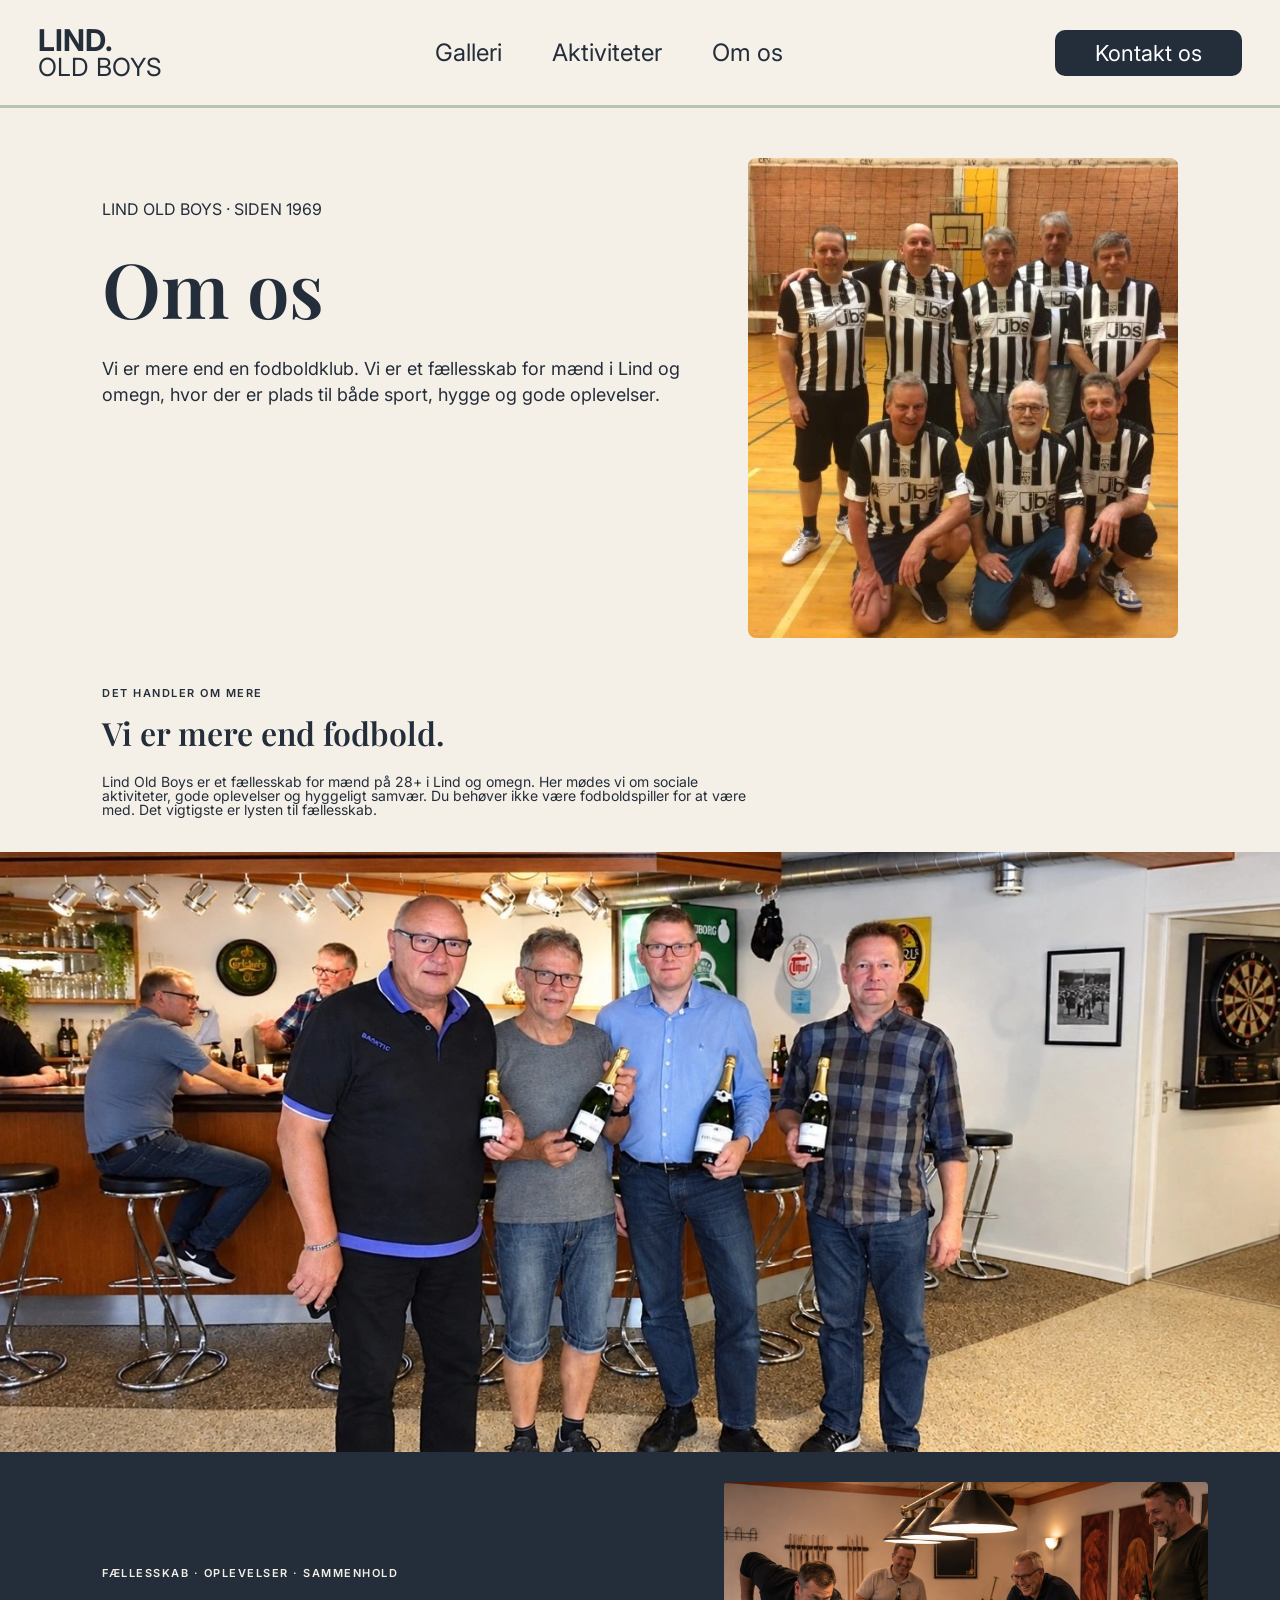
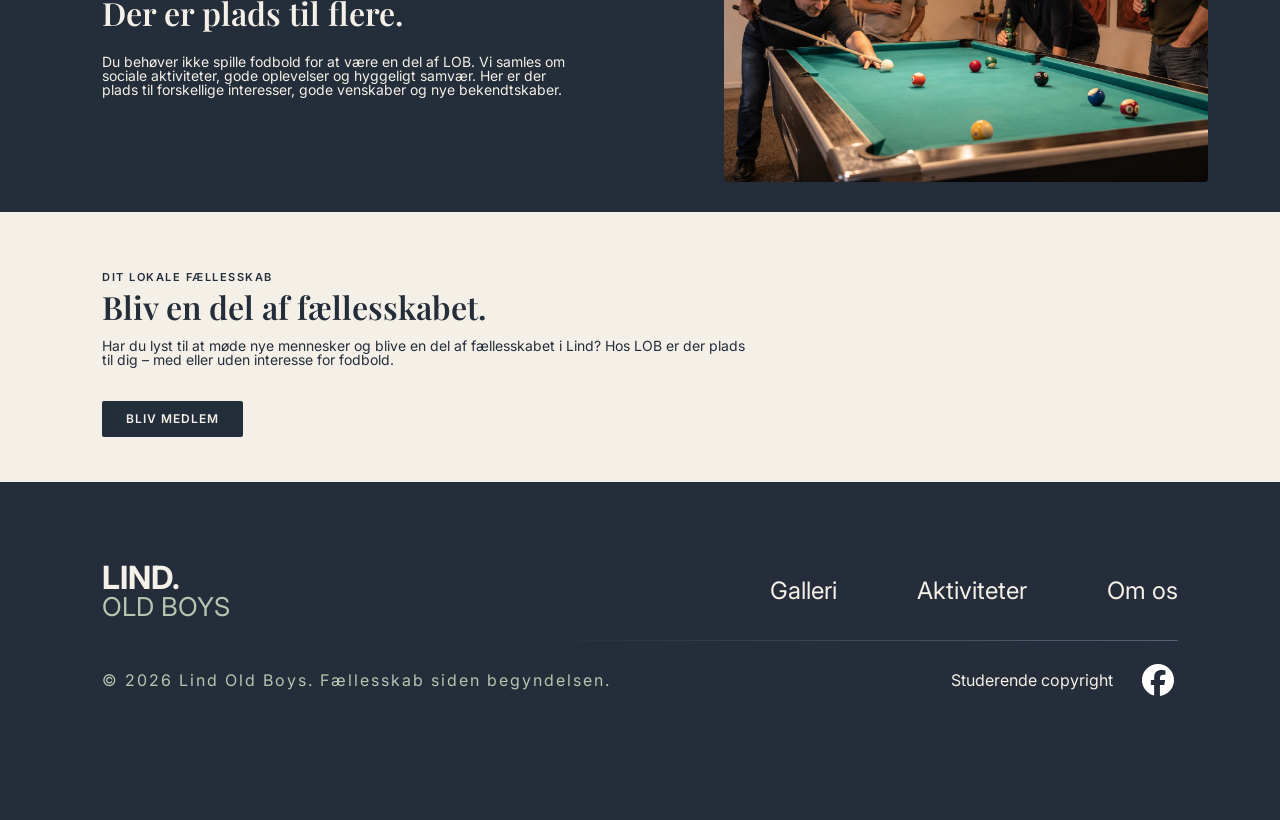
<file: omos.html>
<!DOCTYPE html>

<html lang="da">

<head>

    <meta charset="UTF-8">
    <meta name="robots" content="noindex">
    <!-- Fortæller søgemaskiner, at siden ikke skal vises i søgeresultaterne -->
    <meta name="viewport" content="width=device-width, initial-scale=1.0">
    <title>LIND Old Boys - Om os</title>
    <link rel="stylesheet" href="omos.css">
    <link rel="preconnect" href="https://fonts.googleapis.com">
    <link rel="preconnect" href="https://fonts.gstatic.com" crossorigin>
    <link
        href="https://fonts.googleapis.com/css2?family=Playfair+Display:wght@400;500;600;700&family=Inter:wght@300;400;500;600;700&display=swap"
        rel="stylesheet">
    <!-- Henter skrifttyperne Playfair Display og Inter fra Google Fonts -->
    <!-- wght angiver de forskellige tykkelser, skrifttyperne kan bruge -->
    <!-- display=swap gør, at en alternativ skrifttype kan vises, mens skrifttypen indlæses -->

</head>

<body>

    <!-- ===== NAVIGATION START ===== -->

    <header>
        <!-- HEADER markerer hjemmesidens øverste område -->

        <nav class="navbar">
            <!-- NAV bruges til hjemmesidens navigation -->
            <!-- class forbinder HTML-elementet med en CSS-klasse -->

            <a href="index.html" class="logo">
                <!-- A opretter et link -->
                <!-- href bestemmer, hvilken side linket fører til -->
                <!-- Her fører logoet tilbage til forsiden -->

                <p class="logoTitel">LIND.</p>
                <!-- P er et afsnit og bruges her til logoets øverste tekst -->

                <p class="logoTekst">OLD BOYS</p>
                <!-- Viser logoets nederste tekst -->

            </a>

            <div class="navLinks">
                <!-- DIV er en beholder, som samler flere HTML-elementer -->

                <a href="galleri.html">Galleri</a>
                <!-- Link til galleriet -->

                <a href="aktivtet.html">Aktiviteter</a>
                <!-- Link til aktiviteter -->

                <a href="">Om os</a>
                <!-- Link til om os-siden -->

            </div>

            <a href="kontakt.html" class="kontaktKnap">
                <!-- Link til kontaktsiden med CSS-klassen kontaktKnap -->

                Kontakt os
                <!-- Teksten, som vises på kontaktknappen -->

            </a>

        </nav>
    </header>

    <!-- ===== NAVIGATION SLUT ===== -->


    <!-- ===== HERO SEKTION START ===== -->

    <section class="hero">
        <!-- SECTION opdeler hjemmesiden i forskellige indholdssektioner -->
        <!-- class="hero" forbinder sektionen med dens CSS-design -->

        <div class="heroTekst">
            <!-- DIV samler hero-sektionens tekstindhold -->

            <p>LIND OLD BOYS · SIDEN 1969</p>
            <!-- P viser en kort introduktionstekst -->

            <h1>Om os</h1>
            <!-- H1 er sidens vigtigste overskrift -->

            <p>
                Vi er mere end en fodboldklub. Vi er et fællesskab
                for mænd i Lind og omegn, hvor der er plads til
                både sport, hygge og gode oplevelser.
            </p>
            <!-- Brødtekst, der introducerer Lind Old Boys -->

        </div>

        <div class="heroBillede">
            <!-- DIV indeholder billedet i hero-sektionen -->

            <img src="midtvejsbilleder/En-flok-stribede-mænd.webp" alt="Medlemmer af Lind Old Boys samlet">
            <!-- IMG indsætter et billede på hjemmesiden -->
            <!-- src angiver billedets placering og filnavn -->
            <!-- alt beskriver billedet, hvis det ikke kan vises -->
            <!-- Alt-tekst hjælper også brugere med skærmlæsere -->

        </div>

    </section>

    <!-- ===== HERO SEKTION SLUT ===== -->


    <!-- ===== INTRODUKTION START ===== -->

    <section class="introduction">
        <!-- Sektion med introduktion til foreningen -->

        <div class="intro-text">
            <!-- DIV samler introduktionens tekst -->

            <span class="eyebrow">DET HANDLER OM MERE</span>
            <!-- SPAN bruges til et mindre tekstområde uden at starte et nyt afsnit -->
            <!-- eyebrow er en CSS-klasse til små overskrifter -->

            <h2>Vi er mere end fodbold.</h2>
            <!-- H2 er en underoverskrift på siden -->

            <p>
                Lind Old Boys er et fællesskab for mænd på 28+ i
                Lind og omegn. Her mødes vi om sociale aktiviteter,
                gode oplevelser og hyggeligt samvær. Du behøver
                ikke være fodboldspiller for at være med.
                Det vigtigste er lysten til fællesskab.
            </p>
            <!-- Brødtekst, der beskriver foreningens fællesskab og målgruppe -->

        </div>

    </section>

    <!-- ===== INTRODUKTION SLUT ===== -->


    <!-- ===== FÆLLESSKABSBILLEDE START ===== -->

    <div class="community-image">
        <!-- Sektion, der indeholder et stort fællesskabsbillede -->

        <img src="midtvejsbilleder/En-flok-mænd.webp" alt="Medlemmer af Lind Old Boys samlet i klubben">

    </div>

    <!-- ===== FÆLLESSKABSBILLEDE SLUT ===== -->


    <!-- ===== FÆLLESSKAB FEATURE START ===== -->

    <section class="community-feature">
        <!-- Sektion, der fremhæver foreningens sociale fællesskab -->

        <div class="feature-container">
            <!-- Samler tekst og billede i samme beholder -->

            <div class="feature-text">
                <!-- DIV indeholder tekstområdet -->

                <span class="eyebrow">
                    FÆLLESSKAB · OPLEVELSER · SAMMENHOLD
                </span>
                <!-- Lille overskrift, der fremhæver foreningens værdier -->

                <h2>Der er plads til flere.</h2>
                <!-- Overskrift til fællesskabssektionen -->

                <p>
                    Du behøver ikke spille fodbold for at være en del
                    af LOB. Vi samles om sociale aktiviteter, gode
                    oplevelser og hyggeligt samvær. Her er der plads
                    til forskellige interesser, gode venskaber og
                    nye bekendtskaber.
                </p>
                <!-- Beskrivende tekst om foreningens aktiviteter og fællesskab -->

            </div>

            <div class="feature-image">
                <!-- DIV indeholder billedet ved siden af teksten -->

                <img src="midtvejsbilleder/billede-(1).webp"
                    alt="Sociale aktiviteter ved poolbordet i LOB">
                <!-- Indsætter et billede af sociale aktiviteter -->
                <!-- alt beskriver billedet for brugere og søgemaskiner -->

            </div>

        </div>

    </section>

    <!-- ===== FÆLLESSKAB FEATURE SLUT ===== -->


    <!-- ===== BLIV MEDLEM START ===== -->

    <section class="join-section">
        <!-- Sektion, der opfordrer besøgende til at blive medlem -->

        <div class="join-text">
            <!-- Samler teksten og knappen i en beholder -->

            <span class="eyebrow">DIT LOKALE FÆLLESSKAB</span>
            <!-- Lille overskrift over hovedoverskriften -->

            <h2>Bliv en del af fællesskabet.</h2>
            <!-- Overskrift, der opfordrer besøgende til at deltage -->

            <p>
                Har du lyst til at møde nye mennesker og blive
                en del af fællesskabet i Lind? Hos LOB er der
                plads til dig – med eller uden interesse for
                fodbold.
            </p>
            <!-- Brødtekst, der fortæller om muligheden for medlemskab -->

            <a href="kontakt.html" class="join-button">
                <!-- Link til fællesskabssiden -->
                <!-- join-button forbinder linket med knappens CSS-design -->

                BLIV MEDLEM
                <!-- Teksten, der vises på knappen -->

            </a>

        </div>

    </section>

    <!-- ===== BLIV MEDLEM SLUT ===== -->


    <!-- ===== FOOTER START ===== -->

    <footer class="footer">
        <!-- FOOTER markerer hjemmesidens nederste område -->
        <!-- footer er en selvstændig HTML-tagtype til sidens afsluttende indhold -->

        <div class="footerTop">
            <!-- Den øverste del af footeren -->

            <a href="index.html" class="footerLogo">
                <!-- Logoet fungerer som et link tilbage til forsiden -->

                <p class="footerLogoTitel">LIND.</p>
                <!-- Logoets øverste tekst -->

                <p class="footerLogoTekst">OLD BOYS</p>
                <!-- Logoets nederste tekst -->

            </a>

            <div class="footerLinks">
                <!-- DIV samler footerens navigationslinks -->

                <a href="galleri.html">Galleri</a>
                <!-- Link til galleriet -->

                <a href="aktivtet.html">Aktiviteter</a>
                <!-- Link til aktiviteter -->

                <a href="omos.html">Om os</a>
                <!-- Link til om os-siden -->

            </div>

        </div>


        <div class="footerBottom">
            <!-- Den nederste del af footeren -->

            <p>
                © 2026 Lind Old Boys. Fællesskab siden begyndelsen.
            </p>
            <!-- Viser copyright-symbol, årstal og foreningens navn -->

            <div class="footerSocial">
                <!-- DIV samler tekst og links til sociale medier -->

                <p>Studerende copyright</p>
                <!-- Kort tekst ved siden af det sociale medie-link -->

                <a href="https://www.facebook.com/lindoldboys" target="_blank" rel="noopener noreferrer">
                    <!-- Link til Lind Old Boys' Facebook-side -->
                    <!-- target="_blank" åbner linket i en ny fane -->
                    <!-- rel="noopener noreferrer" forbedrer sikkerheden ved åbning i en ny fane -->
                    <!-- MULIGVIS IKKE GENNEMGÅET ENDNU: target og rel -->

                    <img src="midtvejsbilleder/facebook-brands-solid-full.svg" alt="Facebook">
                    <!-- Indsætter Facebook-ikonet fra en SVG-fil -->
                    <!-- SVG er et billedformat, der kan skaleres uden at blive uskarpt -->
                    <!-- alt beskriver ikonet -->

                </a>

            </div>

        </div>

    </footer>

    <!-- ===== FOOTER SLUT ===== -->

</body>

</html>
</file>
<file: index.css>
/* ===== BASE SITE CSS START ===== */
/* Nulstiller standard margin og padding */
/* Border-box inkluderer padding og border i elementernes størrelse */
*, *::before, *::after {
    box-sizing: border-box;
    margin: 0;
    padding: 0;
}
body {
  background: #F5F1E8;
  color: #25364A;
  font-family: 'inter', sans-serif;
}

a {
  color: inherit;
  text-decoration: none;
}

img {
  display: block;
  max-width: 100%;
}

h1,
h2 {
  margin: 0;
  font-family: 'playfair display', serif;
  line-height: 1.2;
}

h1 {
  font-size: 3.2rem;
}

h2 {
  font-size: 2rem;
}

h3,
p {
  margin-top: 0;
}

.top,
main,
.bund {
  width: 100%;
  max-width: none;
  margin: 0;
}

/* ==================================================
   NAVIGATION
   ================================================== */

/* .navbar er navigationens hovedområde.

   display: flex placerer elementerne ved siden af hinanden.
   align-items: center centrerer elementerne lodret.
   justify-content: space-between fordeler elementerne
   med plads imellem sig.
   padding giver indvendig afstand.
   Her betyder 25px afstand fra top og bund og 3%
   afstand fra højre og venstre.
   background-color bestemmer baggrundsfarven.
   border-bottom laver en streg under navigationen.

   VI HAR IKKE HAFT DET ENDNU:
   Flexbox med display: flex.
*/
.navbar {
    display: flex;
    align-items: center;
    justify-content: space-between;
    padding: 25px 3%;
    background-color: #F5F1E8;
    border-bottom: 3px solid #B7C5B0;
}


/* .logo er logoets område.

   display: flex bruger Flexbox.
   flex-direction: column placerer teksterne lodret.
   text-decoration fjerner understregning.
   color bestemmer tekstfarven.
   line-height: 1 reducerer afstanden mellem tekstlinjerne.
*/
.logo {
    display: flex;
    flex-direction: column;
    text-decoration: none;
    color: #242d3a;
    line-height: 1;
}


/* .logoTitel er logoets øverste tekst.

   font-size bestemmer skriftstørrelsen.
   font-weight bestemmer skriftens tykkelse.
*/
.logoTitel {
    font-size: 30px;
    font-weight: 700;
}


/* .logoTekst er logoets nederste tekst.

   font-size bestemmer skriftstørrelsen.
   font-weight: 400 giver en almindelig skrift.
*/
.logoTekst {
    font-size: 25px;
    font-weight: 400;
}


/* .navLinks indeholder navigationens links.

   display: flex placerer menupunkterne vandret.
   gap bestemmer afstanden mellem menupunkterne.

   VI HAR IKKE HAFT DET ENDNU:
   gap i Flexbox.
*/
.navLinks {
    display: flex;
    gap: 50px;
}


/* .navLinks a vælger alle links inde i navigationen.

   Mellemrum mellem klasserne betyder, at linket
   ligger inde i elementet med klassen navLinks.
   text-decoration fjerner understregningen.
   color bestemmer tekstfarven.
   font-size bestemmer størrelsen.
   transition gør farveskiftet mere glidende.
   0.3s betyder, at ændringen tager 0,3 sekunder.
   ease bestemmer, hvordan ændringen starter og slutter.

   VI HAR IKKE HAFT DET ENDNU:
   transition og ease.
*/
.navLinks a {
    text-decoration: none;
    color: #242d3a;
    font-size: 24px;
    transition: color 0.3s ease;
}


/* :hover betyder, at designet ændres,
   når musen holdes over et link.
   Her skifter linkets farve til sage.

   VI HAR IKKE HAFT DET ENDNU:
   :hover som CSS-pseudoklasse.
*/
.navLinks a:hover {
    color: #536477;
    text-decoration: underline;
}


/* .kontaktKnap er kontaktknappen i navigationen.

   background-color bestemmer knappens baggrundsfarve.
   color bestemmer tekstfarven.
   padding giver plads omkring teksten.
   Her er 12px afstand oppe og nede og 40px til siderne.
   border-radius gør hjørnerne afrundede.
   font-size bestemmer tekststørrelsen.
*/
.kontaktKnap {
    background-color: #242d3a;
    color: #F5F1E8;
    text-decoration: none;
    padding: 12px 40px;
    border-radius: 10px;
    font-size: 22px;
}


/* Knappens baggrund skifter til sage,
   når musen holdes over knappen.
*/
.kontaktKnap:hover {
    background-color: #536477;
    color: #25364A;
}


/* ===== HERO SEKTION START ===== */

/* Flexbox placerer tekst og billede ved siden af hinanden */
.hero {
    display: flex;
    justify-content: space-between;
    align-items: flex-start;
    gap: 50px;
    padding: 50px 8% 40px;
    border-bottom: 3px solid #B7C5B0;
}

/* Bredde og afstand fra toppen på tekstområdet */
.heroTekst {
    width: 55%;
    padding-top: 40px;
}

/* Styling af den første tekst over overskriften */
.heroTekst p:first-child {
    font-size: 16px;
    margin-bottom: 30px;
}

/* Skrifttype, størrelse og afstand på hero-overskriften */
.heroTekst h1 {
    font-family: "Playfair Display", serif;
    font-size: 76px;
    margin-bottom: 30px;
}

/* Tekststørrelse og linjeafstand på beskrivelsen */
.heroTekst p {
    font-size: 18px;
    line-height: 1.4;
}

/* Bredde på billedområdet */
.heroBillede {
    width: 40%;
}

/* Billedets størrelse, beskæring og afrundede hjørner */
.heroBillede img {
    width: 100%;
    height: 480px;
    object-fit: cover;
    border-radius: 8px;
}
.heroTekst .kontaktKnap {
    display: inline-block;
    margin-top: 25px;
}

/* ===== HERO SEKTION SLUT ===== */

/* Om-os-sektionen bruger mørk baggrund med lys tekst. */
#om-os {
  padding: 42px 7% 48px;
  background: #25364A;
  color: #F5F1E8;
}

#om-os .indledning,
#aktiviteter .indledning {
  color: #B7C5B0;
}

/* De tre værdier vises i hver sin kolonne. */
.vaerdier {
  display: grid;
  grid-template-columns: repeat(3, 1fr);
  gap: 42px;
  margin-top: 28px;
}

.vaerdi h3 {
  margin: 5px 0 8px;
  font-size: 1rem;
}

.vaerdi p {
  margin: 0;
  color: #F5F1E8;
  font-size: .85rem;
}

#galleri {
  padding: 58px 8% 62px;
  background: #F5F1E8;
}

#galleri .indledning {
  margin-bottom: 18px;
}

#galleri h2,
#aktiviteter h2 {
  margin-bottom: 10px;
}

.beskrivelse {
  max-width: 700px;
  margin-bottom: 30px;
  color: #25364A;
}

/* De tre billeder vises i samme størrelse på én række. */
.galleri-billeder {
    display: grid;
    grid-template-columns: repeat(3, 1fr);
    gap: 24px;
}

/* Alle tre billeder får samme højde og bredde. */
.galleri-billeder img {
    width: 100%;
    height: 350px;
    object-fit: cover;
    border-radius: 5px;
}

/* Alle billeder har samme størrelse. */
.galleri-billeder .stort-billede {
    grid-row: auto;
    min-height: 0;
}
#aktiviteter {
  padding: 60px 8% 95px;
  background: #25364A;
  color: #F5F1E8;
}

#aktiviteter .beskrivelse {
  margin-bottom: 30px;
  color: #FFFFFF;
}

/* Aktiviteterne vises som tre kort på én række. */
.aktivitets-kort {
  display: grid;
  grid-template-columns: repeat(3, 1fr);
  gap: 14px;
}

.kort {
  padding: 20px;
  background: #F5F1E8;
  color: #25364A;
  border-radius: 5px;
}

.groent-kort {
  background: #B7C5B0;
}

.kort h3 {
  margin-bottom: 5px;
  font-size: 1rem;
}

.kort p {
  margin: 0;
  font-size: .85rem;
}

/* Kontaktsektionen afslutter sidens indhold før footeren. */
#kontakt {
  padding: 60px 8%;
  background: #B7C5B0;
}

#kontakt .indledning {
  margin-bottom: 8px;
}

#kontakt h2 {
  max-width: 720px;
  margin-bottom: 12px;
}

#kontakt p:not(.indledning) {
  margin-bottom: 24px;
}


/* ==================================================
   FOOTER
   ================================================== */

/* .footer er hjemmesidens nederste område.

   background-color bestemmer baggrundsfarven.
   color bestemmer standardtekstfarven.
   padding giver indvendig afstand.
*/
.footer {
    background-color: #252D3A;
    color: #F5F1E8;
    padding: 80px 8% 120px;
}


/* .footerTop er den øverste del af footeren.

   display: flex placerer logo og links ved siden af hinanden.
   justify-content: space-between fordeler elementerne.
   align-items: center centrerer dem lodret.
   padding-bottom giver afstand under området.
*/
.footerTop {
    display: flex;
    justify-content: space-between;
    align-items: center;
    padding-bottom: 20px;
}


/* .footerLogo bestemmer udseendet på footerens logo.
   text-decoration fjerner understregningen.
   color bestemmer tekstfarven.
*/
.footerLogo {
    text-decoration: none;
    color: #F5F1E8;
}


/* p:first-child vælger det første p-element
   inde i footerLogo.
   font-size bestemmer størrelsen.
   font-weight bestemmer tykkelsen.
*/
.footerLogo p:first-child {
    font-size: 32px;
    font-weight: 700;
}


/* Styling af footerlogoets øverste tekst.
*/
.footerLogoTitel {
    font-size: 32px;
    font-weight: 700;
    color: #F5F1E8;
}


/* Styling af footerlogoets nederste tekst.
*/
.footerLogoTekst {
    font-size: 26px;
    font-weight: 400;
    color: #B7C5B0;
}


/* .footerLinks indeholder footerens navigationslinks.

   display: flex placerer links vandret.
   gap bestemmer afstanden mellem linksene.
*/
.footerLinks {
    display: flex;
    gap: 80px;
}


/* Styling af footerens links.

   text-decoration fjerner understregningen.
   color bestemmer tekstfarven.
   font-size bestemmer størrelsen.
*/
.footerLinks a {
    text-decoration: none;
    color: #F5F1E8;
    font-size: 24px;
}


/* Linksene skifter farve, når musen holdes over dem.
*/
.footerLinks a:hover {
    color: #B7C5B0;
    text-decoration: underline;
}


/* .footerBottom er footerens nederste del.

   display: flex placerer elementerne vandret.
   justify-content: space-between fordeler dem.
   align-items: center centrerer dem lodret.
   padding-top giver afstand over indholdet.
   position: relative gør området til et referencepunkt,
   når andre elementer placeres med position: absolute.

   VI HAR IKKE HAFT DET ENDNU:
   position: relative.
*/
.footerBottom {
    display: flex;
    justify-content: space-between;
    align-items: center;
    padding-top: 20px;
    position: relative;
}


/* ::before opretter et ekstra element før indholdet.

   content: "" er nødvendigt for at oprette pseudo-elementet.
   position: absolute placerer stregen præcist.
   top og left bestemmer placeringen.
   width bestemmer stregens bredde.
   height bestemmer stregens tykkelse.

   VI HAR IKKE HAFT DET ENDNU:
   ::before, content og position: absolute.
*/
.footerBottom::before {
    content: "";
    position: absolute;
    top: 0;
    left: 0;
    width: 100%;
    height: 1px;

    /* linear-gradient laver en farveovergang.
       to right betyder, at farverne går fra venstre mod højre.
       transparent betyder gennemsigtig.
       #536477 er den blågrå farve i højre side.

       VI HAR IKKE HAFT DET ENDNU:
       linear-gradient.
    */
    background: linear-gradient(
        to right,
        transparent 40%,
        #536477 100%
    );
}


/* > betyder, at reglen kun gælder for direkte børn.
   Her vælges p-elementer, som ligger direkte inde i footerBottom.

   color bestemmer tekstfarven.
   font-size bestemmer størrelsen.
   letter-spacing bestemmer afstanden mellem bogstaverne.

   VI HAR IKKE HAFT DET ENDNU:
   > som direkte-barn-selektor.
*/
.footerBottom > p {
    color: #B7C5B0;
    font-size: 16px;
    letter-spacing: 2px;
}


/* .footerSocial indeholder de sociale links.

   display: flex placerer dem ved siden af hinanden.
   align-items: center centrerer dem lodret.
   gap bestemmer afstanden mellem dem.
*/
.footerSocial {
    display: flex;
    align-items: center;
    gap: 25px;
}


/* Styling af billederne til sociale medier.

   width og height bestemmer størrelsen.
   filter ændrer billedets udseende.
   brightness(0) gør billedet sort.
   invert(1) vender farverne, så billedet bliver hvidt.

   VI HAR IKKE HAFT DET ENDNU:
   filter, brightness() og invert().
*/
.footerSocial img {
    width: 40px;
    height: 40px;
    filter: brightness(0) invert(1);
}


/* Styling af links i footerens sociale område.

   color bestemmer tekstfarven.
   text-decoration fjerner understregningen.
*/
.footerSocial a {
    color: #F5F1E8;
    text-decoration: none;
}

/* ===== FOOTER SLUT ===== */
/* FÆLLESSKABSBILLEDER – MINDRE COMPUTERE */
.galleri-billeder {
    display: grid;
    grid-template-columns: repeat(3, minmax(0, 1fr));
    gap: 20px;
    width: 100%;
}

.galleri-billeder img {
    width: 100%;
    height: 300px;
    object-fit: cover;
    display: block;
    border-radius: 5px;
}


/* FÆLLESSKABSBILLEDER – TABLET */
@media screen and (max-width: 768px) {
    .galleri-billeder {
        grid-template-columns: repeat(2, minmax(0, 1fr));
        gap: 15px;
    }

    .galleri-billeder img {
        height: 260px;
    }
}


/* FÆLLESSKABSBILLEDER – MOBIL */
@media screen and (max-width: 480px) {
    .galleri-billeder {
        grid-template-columns: 1fr;
        gap: 20px;
    }

    .galleri-billeder img {
        width: 100%;
        height: auto;
        aspect-ratio: 4 / 3;
        object-fit: cover;
    }
}
</file>
<file: aktivtet.css>
/* Generel styling */

/* Her nulstiller jeg standard margin og padding */
/* Box-sizing gør det nemmere at styre elementernes størrelser */
* {
    margin: 0;
    padding: 0;
    box-sizing: border-box;
}
/*Her refrere man overskriften til alle overskrifter som er inden for body i html. */
body {
    background-color: #F5F1E8;
    color: #26364c;
    font-family: "inter", sans-serif;
    line-height: 1;
}

.side {
    padding: 30px 90px;
}


/* Fodbold og volleyball */

.aktiviteter {
    display: flex;
    justify-content: space-between;
    align-items: flex-start;
    gap: 15px;
}

.Volleyball,
.Fodbold {
    width: 48%;
    min-width: 0;
}


/* Billeder */

.Volleyball img,
.Fodbold img {
    display: block;
    width: 100%;
    height: 285px;
    object-fit: cover;
}


/* Volleyball */

.Volleyball img {
    margin-bottom: 135px;
}

.Volleyball h2 {
    font-size: 42px;
    font-weight: normal;
    margin-bottom: 18px;
}

.Volleyball h3 {
    font-family: "Inter", sans-serif;
    font-size: 13px;
    font-weight: normal;
    line-height: 1.4;
    text-align: left;
    max-width: 400px;
    margin-right: auto;
    margin-left: 0;
    padding-bottom: 45px;
    border-bottom: 1px solid #D9DCCF;
}

/* Teksten under overskriften */
.Volleyball .pRight {
    margin-top: 15px;
    text-align: left;
}

/* Mødetidspunktet under stregen */
.Volleyball .moedeTid {
    text-align: left;
    margin-top: 20px;
    font-size: 14px;
}

/* Fodbold */

.Fodbold {
    margin-top: 30px;
}

.Fodbold h2 {
    font-size: 42px;
    font-weight: normal;
    text-align: right;
    margin-bottom: 18px;
}

/* Gør at den første h3 (Indendørs fodbold) beholder stregen og højrejusteringen */
.Fodbold h3 {
    font-family: "Inter", sans-serif;
    font-size: 13px;
    font-weight: normal;
    line-height: 1.4;
    text-align: right;
    max-width: 400px;
    margin-left: auto;
    padding-bottom: 45px;
    border-bottom: 1px solid #D9DCCF;
    text-align: right;
}

.pRight {
    margin-top: 15px;
    text-align: right;
}

/* Sørg for at selve mødetidspunktet (teksten under stregen) står rigtigt */
.Fodbold .moedeTid {
    text-align: right; /* Så den matcher resten af højrejusteringen i Fodbold-boksen */
    margin-top: 20px;
    font-size: 14px;
}

.Fodbold img {
    margin-top: 127px;
}



/* Gør listen bred, fordeler punkterne helt ud til siderne med space-between */
.de3ukendte {
    display: flex;
    justify-content: space-between; 
    align-items: flex-start;
    gap: 40px; /* Juster evt. afstanden mellem punkterne her */
    list-style-type: disc; /* Viser prikkerne */
    margin-top: 50px;
    margin-bottom: 50px;
    margin-left: 60px; /* Sørg for plads til den første prik ude ved kanten */
    width: 100%;
    padding: 30px;
}

/* Sørg for at alle punkter tager præcis samme plads (samme størrelse) */
.de3ukendte li {
    display: list-item; 
    flex: 1; /* Gør at de deler bredden ligeligt og følger tekstens linje */
    background: none;
    border: none;
    padding: 0;
}

.de3ukendte li h4 {
    font-size: 18px;
    font-weight: normal;
    margin: 0;
}

.de3ukendte li h5 {
    font-family: "Inter", sans-serif;
    font-size: 13px;
    font-weight: normal;
    color: #555;
    margin: 0;
}


.de3ukendte .aktivitet h4 {
    font-size: 18px;
    font-weight: normal;
    margin: 0;
}

.de3ukendte .aktivitet h5 {
    font-family: "Inter", sans-serif;
    font-size: 13px;
    font-weight: normal;
    color: #555;
    margin: 0;
}

/* --- Medlemskab & Priser --- */
.kontigent {
    margin-top: 70px;
    margin-bottom: 30px;
}

.kontigent h3 {
    font-family: "Inter", sans-serif;
    font-size: 13px;
    color: #242D3A;
    text-transform: uppercase;
    margin-bottom: 10px;
}

.kontigent h2 {
    font-size: 42px;
    font-weight: normal;
    margin-bottom: 10px;
}

.kontigent h4 {
   font-family: "Inter", sans-serif;
    font-size: 13px;
    font-weight: normal;
    color: #333;
}


/* --- Priser (3 kolonner med streger) --- */
/*Grid bruges her for at gøre det nemmere og fordele konlonerne i rækket og at den amtomatisk flytter til næste kolone/række */
.priser {
    display: grid; 
    grid-template-columns: repeat(3, 1fr);
    border-top: 1px solid #D9DCCF;
    border-bottom: 1px solid #D9DCCF;
    margin-bottom: 50px;
}
/* styling af box*/
.priser .pris {
    padding: 30px 15px;
    border-bottom: 1px solid #D9DCCF;
}

/* Fjerner streg under den nederste række */
.priser .pris:nth-last-child(-n+3) {
    border-bottom: none;
}
/*stylingen af priser og layout */
.priser .pris h3 {
   font-family: "Inter", sans-serif;
    font-size: 12px;
    color: #242D3A;
    text-transform: uppercase;
    margin-bottom: 5px;
}
/*stylingen af priser og layout */
.priser .pris h2 {
    font-size: 36px;
    font-weight: normal;
    margin-bottom: 5px;
}
/*stylingen af priser og layout */
.priser .pris h4 {
    font-family: "Inter", sans-serif;
    font-size: 13px;
    font-weight: normal;
    color: #333;
    margin: 0;
}


/* ==================================================
   HEADER / NAVIGATION
   ================================================== */

/* Navigationens layout, afstande og baggrund */
.navbar {
    display: flex;
    align-items: center;
    justify-content: space-between;
    padding: 25px 3%;
    background-color: #F5F1E8;
    border-bottom: 3px solid #B7C5B0;
}

/* Logoets placering og grundlæggende styling */
.logo {
    display: flex;
    flex-direction: column;
    text-decoration: none;
    color: #242D3A;
    line-height: 1;
}

/* Skriftstørrelse og tykkelse på logoets øverste tekst */
.logoTitel {
    font-size: 30px;
    font-weight: 700;
}

/* Skriftstørrelse og tykkelse på logoets nederste tekst */
.logoTekst {
    font-size: 25px;
    font-weight: 400;
}

/* Menupunkternes placering og indbyrdes afstand */
.navLinks {
    display: flex;
    gap: 50px;
}

/* Styling af navigationens links */
.navLinks a {
    text-decoration: none;
    color: #242D3A;
    font-size: 24px;
    transition: color 0.3s ease;
}

/* Ændrer tekstfarven, når musen holdes over et link */
.navLinks a:hover {
    color: #536477;
    text-decoration: underline;
}

/* Styling af kontaktknappen i navigationen */
.kontaktKnap {
    background-color: #242D3A;
    color: white;
    text-decoration: none;
    padding: 12px 40px;
    border-radius: 10px;
    font-size: 22px;
}

/* Ændrer kontaktknappens baggrundsfarve ved hover */
.kontaktKnap:hover {
    background-color: #536477;
}


/* ===== HERO SEKTION START ===== */

/* Flexbox placerer tekst og billede ved siden af hinanden */
.hero {
    display: flex;
    justify-content: space-between;
    align-items: flex-start;
    gap: 50px;
    padding: 50px 8% 40px;
}

/* Bredde og afstand fra toppen på tekstområdet */
.heroTekst {
    width: 55%;
    padding-top: 40px;
}

/* Styling af den første tekst over overskriften */
.heroTekst p:first-child {
    font-size: 16px;
    margin-bottom: 30px;
}

/* Skrifttype, størrelse og afstand på hero-overskriften */
.heroTekst h1 {
    font-family: "Playfair Display", serif;
    font-size: 76px;
    margin-bottom: 30px;
}

/* Tekststørrelse og linjeafstand på beskrivelsen */
.heroTekst p {
    font-size: 18px;
    line-height: 1.4;
}

/* Bredde på billedområdet */
.heroBillede {
    width: 40%;
}

/* Billedets størrelse, beskæring og afrundede hjørner */
.heroBillede img {
    width: 100%;
    height: 480px;
    object-fit: cover;
    border-radius: 8px;
}

/* ===== HERO SEKTION SLUT ===== */


/* ==================================================
   FOOTER
   ================================================== */

/* Footerens baggrund, tekstfarve og indvendige afstand */
.footer {
    background-color: #252D3A;
    color: #F5F1E8;
    padding: 80px 8% 120px;
}

/* Flexbox placerer logo og navigation ved siden af hinanden */
.footerTop {
    display: flex;
    justify-content: space-between;
    align-items: center;
    padding-bottom: 20px;
}

/* Grundlæggende styling af footerens logo */
.footerLogo {
    text-decoration: none;
    color: #F5F1E8;
}

/* Styling af det første afsnit i footerens logo */
.footerLogo p:first-child {
    font-size: 32px;
    font-weight: 700;
}

/* Styling af logoets øverste tekst */
.footerLogoTitel {
    font-size: 32px;
    font-weight: 700;
    color: #F5F1E8;
}

/* Styling af logoets nederste tekst */
.footerLogoTekst {
    font-size: 26px;
    font-weight: 400;
    color: #B7C5B0;
}

/* Flexbox placerer footerens navigationslinks vandret */
.footerLinks {
    display: flex;
    gap: 80px;
}

/* Styling af footerens navigationslinks */
.footerLinks a {
    text-decoration: none;
    color: #F5F1E8;
    font-size: 24px;
}

/* Ændrer linkfarven ved hover */
.footerLinks a:hover {
    color: #B7C5B0;
    text-decoration: underline;
}

/* Flexbox fordeler indholdet i footerens nederste del */
.footerBottom {
    display: flex;
    justify-content: space-between;
    align-items: center;
    padding-top: 20px;
    position: relative;
}

/* Opretter en vandret streg med en gradient */
/* Stregen er transparent til venstre og tydeligere mod højre */
.footerBottom::before {
    /* Opretter et tomt pseudo-element, der bruges som en gradientstreg */
    content: "";
    position: absolute;
    top: 0;
    left: 0;
    width: 100%;
    height: 1px;

    background: linear-gradient(
        to right,
        transparent 40%,
        #536477 100%
    );
}

/* Styling af copyright-teksten */
.footerBottom > p {
    color: #B7C5B0;
    font-size: 16px;
    letter-spacing: 2px;
}

/* Flexbox placerer copyright-tekst og Facebook-link ved siden af hinanden */
.footerSocial {
    display: flex;
    align-items: center;
    gap: 25px;
}

/* Størrelse og hvid farve på Facebook-logoet */
.footerSocial img {
    width: 40px;
    height: 40px;
    filter: brightness(0) invert(1);
}

/* Styling af links i footerens sociale område */
.footerSocial a {
    color: #F5F1E8;
    text-decoration: none;
}

/* ===== FOOTER SLUT ===== */


/* ==================================================
   GENERELT RESPONSIVT DESIGN
   ================================================== */

* {
    box-sizing: border-box;
}

img {
    max-width: 100%;
    height: auto;
}

body {
    margin: 0;
    width: 100%;
    overflow-x: hidden;
}


/* ==================================================
   MINDRE COMPUTERSKÆRME
   ================================================== */

@media screen and (max-width: 1100px) {

    /* Navigation */
    .navbar {
        padding: 20px 4%;
        gap: 20px;
    }

    .navLinks {
        gap: 20px;
    }

    .navLinks a {
        font-size: 17px;
    }

    .kontaktKnap {
        font-size: 16px;
        padding: 10px 20px;
    }

    /* Hero */
    .hero {
        gap: 30px;
        padding: 40px 5%;
    }

    .heroTekst h1 {
        font-size: 50px;
    }

    .heroBillede img {
        width: 100%;
        height: 400px;
        object-fit: cover;
    }

    /* Aktiviteter */
    .aktiviteter {
        width: 100%;
        gap: 30px;
    }

    .Volleyball,
    .Fodbold {
        min-width: 0;
    }

    /* Footer */
    .footer {
        padding: 65px 5% 80px;
    }

    .footerLinks {
        gap: 25px;
    }

    .footerLinks a {
        font-size: 18px;
    }
}


/* ==================================================
   TABLET
   ================================================== */

@media screen and (max-width: 768px) {

    /* Navigation */
    .navbar {
        flex-direction: column;
        align-items: center;
        gap: 22px;
        padding: 25px 5%;
    }

    .logo {
        align-items: center;
    }

    .logoTitel {
        font-size: 28px;
    }

    .logoTekst {
        font-size: 21px;
    }

    .navLinks {
        width: 100%;
        justify-content: center;
        flex-wrap: wrap;
        gap: 18px 25px;
    }

    .navLinks a {
        font-size: 17px;
    }

    .kontaktKnap {
        font-size: 16px;
        padding: 10px 22px;
    }

    /* Hero */
    .hero {
        flex-direction: column;
        width: 100%;
        padding: 35px 6%;
        gap: 30px;
    }

    .heroTekst {
        width: 100%;
        padding-top: 10px;
    }

    .heroTekst h1 {
        font-size: 45px;
    }

    .heroTekst p {
        font-size: 17px;
    }

    .heroBillede {
        width: 100%;
    }

    .heroBillede img {
        width: 100%;
        height: 350px;
        object-fit: cover;
    }

    /* Introduktion */
    .introduction {
        padding: 30px 6%;
    }

    .introduction h2 {
        font-size: 28px;
    }

    /* Fællesskabsbillede */
    .community-image {
        width: 100%;
        height: 350px;
        object-fit: cover;
    }

    /* Fællesskabssektion */
    .community-feature {
        padding: 45px 0;
    }

    .feature-container {
        grid-template-columns: 1fr;
        padding: 0 6%;
        gap: 30px;
    }

    .feature-text h2 {
        font-size: 28px;
    }

    .feature-image {
        width: 100%;
        height: 300px;
        object-fit: cover;
    }

    /* Aktiviteter */
    .aktiviteter {
        width: 100%;
        display: flex;
        flex-direction: column;
        gap: 40px;
        padding: 0 6%;
    }

    .Volleyball,
    .Fodbold {
        width: 100%;
        margin: 0;
    }

    .Volleyball img,
    .Fodbold img {
        width: 100%;
        height: 300px;
        object-fit: cover;
    }

    /* De 3 ukendte aktiviteter */
    .de3ukendte {
        width: 100%;
        display: flex;
        flex-direction: column;
        gap: 25px;
        padding: 20px 6%;
    }

    .de3ukendte li {
        width: 100%;
    }

    /* Medlemskab */
    .kontigent {
        width: 100%;
        padding: 0 6%;
        margin-top: 40px;
    }

    /* Priser */
    .priser {
        grid-template-columns: 1fr 1fr;
        width: 100%;
        gap: 0;
    }

    .priser .pris {
        width: 100%;
        padding: 25px 15px;
    }

    /* Footer */
    .footer {
        padding: 50px 6% 60px;
    }

    .footerTop {
        flex-direction: column;
        align-items: flex-start;
        gap: 30px;
    }

    .footerLinks {
        flex-wrap: wrap;
        gap: 20px 30px;
    }

    .footerLinks a {
        font-size: 17px;
    }

    .footerBottom {
        gap: 20px;
        flex-wrap: wrap;
    }

    .footerSocial {
        gap: 15px;
    }

    .footerSocial img {
        width: 32px;
        height: 32px;
    }
}


/* ==================================================
   MOBIL
   ================================================== */

@media screen and (max-width: 480px) {

    /* Generelt */
    body {
        font-size: 16px;
        line-height: 1.5;
    }

    .side {
        width: 100%;
        max-width: 100%;
        padding: 25px 18px;
    }


    /* Navigation */
    .navbar {
        width: 100%;
        padding: 22px 18px;
        flex-direction: column;
        gap: 20px;
    }

    .logoTitel {
        font-size: 27px;
    }

    .logoTekst {
        font-size: 21px;
    }

    .navLinks {
        width: 100%;
        justify-content: center;
        flex-wrap: wrap;
        gap: 15px 20px;
    }

    .navLinks a {
        font-size: 16px;
    }

    .kontaktKnap {
        font-size: 16px;
        padding: 11px 25px;
    }


    /* Hero */
    .hero {
        flex-direction: column;
        width: 100%;
        padding: 30px 18px;
        gap: 25px;
    }

    .heroTekst {
        width: 100%;
        padding-top: 0;
    }

    .heroTekst p:first-child {
        font-size: 14px;
        margin-bottom: 18px;
    }

    .heroTekst h1 {
        font-size: 38px;
        line-height: 1.15;
        margin-bottom: 18px;
    }

    .heroTekst p {
        font-size: 16px;
        line-height: 1.6;
    }

    .heroBillede {
        width: 100%;
    }

    .heroBillede img {
        width: 100%;
        height: 260px;
        object-fit: cover;
    }


    /* Aktiviteter */
    .aktiviteter {
        display: flex;
        flex-direction: column;
        width: 100%;
        gap: 40px;
        padding: 0 18px;
    }

    .Volleyball,
    .Fodbold {
        width: 100%;
        min-width: 0;
        margin: 0;
    }

    .Volleyball img,
    .Fodbold img {
        width: 100%;
        height: 250px;
        object-fit: cover;
        margin: 0 0 20px;
    }

    .Volleyball h2,
    .Fodbold h2 {
        font-size: 30px;
        text-align: left;
        margin-bottom: 15px;
    }

    .Volleyball h3,
    .Fodbold h3 {
        max-width: 100%;
        font-size: 15px;
        line-height: 1.6;
        text-align: left;
        margin: 0;
        padding-bottom: 18px;
    }

    .Volleyball .pRight,
    .Fodbold .pRight {
        font-size: 15px;
        line-height: 1.6;
        text-align: left;
        margin-top: 15px;
    }

    .Volleyball .moedeTid,
    .Fodbold .moedeTid {
        font-size: 14px;
        text-align: left;
        margin-top: 15px;
    }


    /* De 3 ukendte aktiviteter */
    .de3ukendte {
        display: flex;
        flex-direction: column;
        width: 100%;
        gap: 25px;
        margin: 30px 0;
        padding: 20px 18px;
    }

    .de3ukendte li {
        width: 100%;
        flex: none;
    }

    .de3ukendte li h4,
    .de3ukendte .aktivitet h4 {
        font-size: 19px;
        margin-bottom: 7px;
    }

    .de3ukendte li h5,
    .de3ukendte .aktivitet h5 {
        font-size: 14px;
        line-height: 1.6;
    }


    /* Medlemskab */
    .kontigent {
        width: 100%;
        padding: 0 18px;
        margin-top: 35px;
        margin-bottom: 25px;
    }

    .kontigent h3 {
        font-size: 12px;
        margin-bottom: 10px;
    }

    .kontigent h2 {
        font-size: 32px;
        line-height: 1.2;
        margin-bottom: 12px;
    }

    .kontigent h4 {
        font-size: 14px;
        line-height: 1.6;
    }


    /* Priser */
    .priser {
        display: grid;
        grid-template-columns: 1fr;
        width: 100%;
        margin-bottom: 35px;
    }

    .priser .pris {
        width: 100%;
        padding: 22px 18px;
        border-bottom: 1px solid #D9DCCF;
    }

    .priser .pris:last-child {
        border-bottom: none;
    }

    .priser .pris h3 {
        font-size: 12px;
        margin-bottom: 8px;
    }

    .priser .pris h2 {
        font-size: 30px;
        margin-bottom: 8px;
    }

    .priser .pris h4 {
        font-size: 14px;
        line-height: 1.6;
    }


    /* Footer */
    .footer {
        width: 100%;
        padding: 40px 20px 45px;
    }

    .footerTop {
        flex-direction: column;
        align-items: flex-start;
        gap: 25px;
    }

    .footerLogoTitel {
        font-size: 27px;
    }

    .footerLogoTekst {
        font-size: 21px;
    }

    .footerLinks {
        display: flex;
        flex-direction: column;
        gap: 16px;
    }

    .footerLinks a {
        font-size: 16px;
    }

    .footerBottom {
        flex-direction: column;
        align-items: flex-start;
        gap: 20px;
    }

    .footerBottom > p {
        font-size: 12px;
    }

    .footerSocial img {
        width: 30px;
        height: 30px;
    }
}
</file>
<file: galleri.css>
/* ===== BASE SITE CSS START ===== */
/* Nulstiller standard margin og padding */
/* Border-box inkluderer padding og border i elementernes størrelse */
*, *::before, *::after {
    box-sizing: border-box;
    margin: 0;
    padding: 0;
}


/* ==================================================
   BODY – GRUNDLÆGGENDE DESIGN
   ================================================== */

body {
    background: #F5F1E8;
    color: #242d3a;
    font-family: 'Inter', sans-serif;
}

a {
    color: inherit;
    text-decoration: none;
}

img {
    display: block;
    max-width: 100%;
}

h1,
h2 {
    font-family: 'Playfair Display', serif;
    font-weight: 600;
    line-height: 1.2;
    margin: 0;
}


/* ==================================================
   NAVIGATION
   ================================================== */

.navbar {
    display: flex;
    align-items: center;
    justify-content: space-between;
    padding: 25px 3%;
    background-color: #F5F1E8;
    border-bottom: 3px solid #B7C5B0;
}

/* Logo */
.logo {
    display: flex;
    flex-direction: column;
    text-decoration: none;
    color: #242d3a;
    line-height: 1;
}

.logoTitel {
    font-size: 30px;
    font-weight: 700;
}

.logoTekst {
    font-size: 25px;
    font-weight: 400;
}

/* Navigationens links */
.navLinks {
    display: flex;
    gap: 50px;
}

.navLinks a {
    text-decoration: none;
    color: #242d3a;
    font-size: 24px;
}

.navLinks a:hover {
    color: #536477;
    text-decoration: underline;
}

/* Kontaktknap */
.kontaktKnap {
    background-color: #242d3a;
    color: #F5F1E8;
    text-decoration: none;
    padding: 12px 40px;
    border-radius: 10px;
    font-size: 22px;
}

.kontaktKnap:hover {
    background-color: #536477;
    color: #25364A;
}


/* ==================================================
   SMÅ OVERSKRIFTER
   ================================================== */

.eyebrow {
    font-size: 11px;
    letter-spacing: 1.5px;
    font-weight: 600;
    text-transform: uppercase;
    color: #242d3a;
    display: block;
}


/* ===== HERO SEKTION START ===== */

/* Flexbox placerer tekst og billede ved siden af hinanden */
.hero {
    display: flex;
    justify-content: space-between;
    align-items: flex-start;
    gap: 50px;
    padding: 50px 8% 40px;
}

/* Bredde og afstand fra toppen på tekstområdet */
.heroTekst {
    width: 55%;
    padding-top: 40px;
}

/* Styling af den første tekst over overskriften */
.heroTekst p:first-child {
    font-size: 16px;
    margin-bottom: 30px;
}

/* Skrifttype, størrelse og afstand på hero-overskriften */
.heroTekst h1 {
    font-family: "Playfair Display", serif;
    font-size: 76px;
    margin-bottom: 30px;
}

/* Tekststørrelse og linjeafstand på beskrivelsen */
.heroTekst p {
    font-size: 18px;
    line-height: 1.4;
}

/* Bredde på billedområdet */
.heroBillede {
    width: 40%;
}

/* Billedets størrelse, beskæring og afrundede hjørner */
.heroBillede img {
    width: 100%;
    height: 480px;
    object-fit: cover;
    border-radius: 8px;
}
.heroTekst .kontaktKnap {
    display: inline-block;
    margin-top: 25px;
}

/* ===== HERO SEKTION SLUT ===== */


/* ==================================================
   GALLERI
   ================================================== */

.galleri {
    width: 100%;
    max-width: 1920px;
    margin: 0 auto;
    padding: 60px 8%;
    background-color: #F5F1E8;
}

/* Tekstområdet følger samme opbygning som
   introduktionssektionerne på de andre sider */
.galleri .intro-text {
    max-width: 650px;
    margin-bottom: 35px;
}

/* Lille overtekst */
.galleri .indledning {
    font-family: 'Inter', sans-serif;
    font-size: 11px;
    font-weight: 600;
    letter-spacing: 1.5px;
    margin-bottom: 10px;
    color: #242d3a;
}

/* Galleriets overskrift */
.galleri h2 {
    font-family: 'Playfair Display', serif;
    font-size: 32px;
    font-weight: 600;
    line-height: 1.2;
    margin: 8px 0 16px;
    color: #242d3a;
}

/* Introduktionstekst */
.galleri .intro-text p:last-child {
    font-family: 'Inter', sans-serif;
    font-size: 14px;
    line-height: 1.6;
    color: #242d3a;
    max-width: 600px;
}

/* Galleriets billedgitter */
.galleri-billeder {
    display: grid;
    grid-template-columns: repeat(3, 1fr);
    gap: 20px;
}

/* Billeder */
.galleri-billeder img {
    width: 100%;
    height: 280px;
    object-fit: cover;
    border-radius: 5px;
    transition: transform 0.3s ease;
}

/* Lille zoom ved hover */
.galleri-billeder img:hover {
    transform: scale(1.02);
}


/* ==================================================
   FOOTER
   ================================================== */

.footer {
    background-color: #252D3A;
    color: #F5F1E8;
    padding: 80px 8% 120px;
}

.footerTop {
    display: flex;
    justify-content: space-between;
    align-items: center;
    padding-bottom: 20px;
}

/* Footer-logo */
.footerLogo {
    text-decoration: none;
    color: #F5F1E8;
}

.footerLogoTitel {
    font-size: 32px;
    font-weight: 700;
    color: #F5F1E8;
}

.footerLogoTekst {
    font-size: 26px;
    font-weight: 400;
    color: #B7C5B0;
}

/* Footer-links */
.footerLinks {
    display: flex;
    gap: 80px;
}

.footerLinks a {
    text-decoration: none;
    color: #F5F1E8;
    font-size: 24px;
    transition: color 0.3s ease;
}

.footerLinks a:hover {
    color: #B7C5B0;
    text-decoration: underline;
}

/* Nederste del af footeren */
.footerBottom {
    display: flex;
    justify-content: space-between;
    align-items: center;
    padding-top: 20px;
    position: relative;
}

/* Vandret streg i footeren */
.footerBottom::before {
    content: "";
    position: absolute;
    top: 0;
    left: 0;
    width: 100%;
    height: 1px;
    background: linear-gradient(
        to right,
        transparent 40%,
        #536477 100%
    );
}

.footerBottom > p {
    color: #B7C5B0;
    font-size: 16px;
    letter-spacing: 2px;
    line-height: 1.5;
}

/* Sociale medier */
.footerSocial {
    display: flex;
    align-items: center;
    gap: 25px;
}

.footerSocial p {
    font-size: 14px;
}

.footerSocial img {
    width: 40px;
    height: 40px;
    filter: brightness(0) invert(1);
}

.footerSocial a {
    color: #F5F1E8;
    text-decoration: none;
}



/* ==================================================
   RESPONSIVT DESIGN – MINDRE COMPUTERE
   ================================================== */

@media screen and (max-width: 1100px) {

    /* Navigation */
    .navbar {
        padding: 20px 4%;
    }

    .navLinks {
        gap: 25px;
    }

    .navLinks a {
        font-size: 19px;
    }

    .kontaktKnap {
        font-size: 18px;
        padding: 10px 25px;
    }

    /* Hero */
    .hero {
        gap: 30px;
        padding: 40px 5%;
    }

    .heroTekst h1 {
        font-size: 58px;
    }

    .heroBillede img {
        height: 400px;
    }

    /* Galleri */
    .galleri {
        padding: 55px 5%;
    }

    .galleri-billeder {
        gap: 16px;
    }

    .galleri-billeder img {
        height: 250px;
    }

    /* Footer */
    .footer {
        padding: 65px 5% 80px;
    }

    .footerLinks {
        gap: 35px;
    }

    .footerLinks a {
        font-size: 20px;
    }
}


/* ==================================================
   RESPONSIVT DESIGN – TABLET
   ================================================== */

@media screen and (max-width: 768px) {

    /* Navigation */
    .navbar {
        flex-direction: column;
        gap: 22px;
        padding: 25px 4%;
    }

    .logo {
        align-items: center;
    }

    .logoTitel {
        font-size: 29px;
    }

    .logoTekst {
        font-size: 23px;
    }

    .navLinks {
        justify-content: center;
        flex-wrap: wrap;
        gap: 20px 28px;
    }

    .navLinks a {
        font-size: 18px;
    }

    .kontaktKnap {
        font-size: 17px;
        padding: 12px 28px;
    }

    /* Hero */
    .hero {
        flex-direction: column;
        padding: 35px 5%;
        gap: 30px;
    }

    .heroTekst {
        width: 100%;
        padding-top: 0;
    }

    .heroTekst h1 {
        font-size: 50px;
    }

    .heroTekst p {
        font-size: 17px;
        line-height: 1.6;
    }

    .heroBillede {
        width: 100%;
    }

    .heroBillede img {
        height: 380px;
    }

    /* Galleri */
    .galleri {
        padding: 45px 5%;
    }

    .galleri .intro-text {
        max-width: 100%;
        margin-bottom: 30px;
    }

    .galleri h2 {
        font-size: 34px;
    }

    .galleri .intro-text p:last-child {
        font-size: 16px;
        line-height: 1.7;
    }

    .galleri-billeder {
        grid-template-columns: repeat(2, 1fr);
        gap: 15px;
    }

    .galleri-billeder img {
        height: 260px;
    }

    /* Footer */
    .footer {
        padding: 50px 5% 60px;
    }

    .footerTop {
        flex-direction: column;
        align-items: flex-start;
        gap: 30px;
    }

    .footerLinks {
        flex-wrap: wrap;
        gap: 22px 30px;
    }

    .footerLinks a {
        font-size: 19px;
    }

    .footerBottom {
        gap: 20px;
        flex-wrap: wrap;
    }

    .footerSocial {
        gap: 15px;
    }

    .footerSocial img {
        width: 34px;
        height: 34px;
    }
}


/* ==================================================
   RESPONSIVT DESIGN – MOBIL
   ================================================== */

@media screen and (max-width: 480px) {

    /* Generelt */
    body {
        font-size: 17px;
        overflow-x: hidden;
    }

    /* Navigation */
    .navbar {
        width: 100%;
        padding: 22px 18px;
        gap: 22px;
    }

    .logoTitel {
        font-size: 30px;
    }

    .logoTekst {
        font-size: 23px;
    }

    .navLinks {
        width: 100%;
        justify-content: center;
        flex-wrap: wrap;
        gap: 17px 22px;
    }

    .navLinks a {
        font-size: 17px;
    }

    .kontaktKnap {
        font-size: 17px;
        padding: 12px 28px;
    }

    /* Hero */
    .hero {
        flex-direction: column;
        width: 100%;
        padding: 30px 18px;
        gap: 25px;
    }

    .heroTekst {
        width: 100%;
        padding-top: 0;
    }

    .heroTekst p:first-child {
        font-size: 14px;
        margin-bottom: 20px;
    }

    .heroTekst h1 {
        font-size: 43px;
        line-height: 1.15;
        margin-bottom: 20px;
    }

    .heroTekst p {
        font-size: 17px;
        line-height: 1.6;
    }

    .heroTekst .kontaktKnap {
        margin-top: 20px;
    }

    .heroBillede {
        width: 100%;
    }

    .heroBillede img {
        width: 100%;
        height: 290px;
        object-fit: cover;
    }

    /* Galleri */
    .galleri {
        width: 100%;
        padding: 40px 18px;
    }

    .galleri .intro-text {
        width: 100%;
        max-width: 100%;
        margin-bottom: 28px;
    }

    .galleri .indledning {
        font-size: 12px;
        margin-bottom: 12px;
    }

    .galleri h2 {
        font-size: 34px;
        line-height: 1.2;
        margin: 10px 0 18px;
    }

    .galleri .intro-text p:last-child {
        font-size: 16px;
        line-height: 1.7;
        max-width: 100%;
    }

    /* Galleri – én kolonne */
    .galleri-billeder {
        display: grid;
        grid-template-columns: 1fr;
        width: 100%;
        gap: 18px;
    }

    .galleri-billeder img {
        width: 100%;
        height: 280px;
        object-fit: cover;
        border-radius: 5px;
    }

    /* Footer */
    .footer {
        width: 100%;
        padding: 45px 20px 50px;
    }

    .footerTop {
        flex-direction: column;
        align-items: flex-start;
        gap: 30px;
        padding-bottom: 25px;
    }

    .footerLogoTitel {
        font-size: 30px;
    }

    .footerLogoTekst {
        font-size: 24px;
    }

    .footerLinks {
        display: flex;
        flex-direction: column;
        gap: 18px;
    }

    .footerLinks a {
        font-size: 18px;
    }

    .footerBottom {
        flex-direction: column;
        align-items: flex-start;
        gap: 22px;
        padding-top: 25px;
    }

    .footerBottom > p {
        font-size: 13px;
        letter-spacing: 1px;
        line-height: 1.5;
    }

    .footerSocial {
        gap: 18px;
    }

    .footerSocial p {
        font-size: 14px;
    }

    .footerSocial img {
        width: 32px;
        height: 32px;
    }
}
</file>
<file: kontakt.css>
/* ===== BASE SITE CSS START ===== */
/* Nulstiller standard margin og padding */
/* Border-box inkluderer padding og border i elementernes størrelse */
*, *::before, *::after {
    box-sizing: border-box;
    margin: 0;
    padding: 0;
}
/* ===== BASE SITE CSS END ===== */

/* Generel styling af sidens baggrund, tekstfarve og skrifttype */
body {
    background-color: #F5F1E8;
    color: #25364A;
    font-family: "Inter", sans-serif;
}

/* Navigationens layout, afstande og baggrund */
.navbar {
    display: flex;
    align-items: center;
    justify-content: space-between;
    padding: 25px 3%;
    background-color: #F5F1E8;
    border-bottom: 3px solid #B7C5B0;
}

/* Logoets placering og grundlæggende styling */
.logo {
    display: flex;
    flex-direction: column;
    text-decoration: none;
    color: #25364A;
    line-height: 1;
}

/* Skriftstørrelse og tykkelse på logoets øverste tekst */
.logoTitel {
    font-size: 30px;
    font-weight: 700;
}

/* Skriftstørrelse og tykkelse på logoets nederste tekst */
.logoTekst {
    font-size: 25px;
    font-weight: 400;
}

/* Menupunkternes placering og indbyrdes afstand */
.navLinks {
    display: flex;
    gap: 50px;
}

/* Styling af navigationens links */
.navLinks a {
    text-decoration: none;
    color: #25364A;
    font-size: 24px;
}

/* Ændrer tekstfarven, når musen holdes over et link */
.navLinks a:hover {
    color: #536477;
    text-decoration: underline;
}

/* Styling af kontaktknappen i navigationen */
.kontaktKnap {
    background-color: #25364A;
    color: #F5F1E8;
    text-decoration: none;
    padding: 12px 40px;
    border-radius: 10px;
    font-size: 22px;
}

/* Ændrer kontaktknappens baggrundsfarve ved hover */
.kontaktKnap:hover {
    background-color: #B7C5B0;
    color: #25364A;
}


/* ===== HERO SEKTION START ===== */

/* Flexbox placerer tekst og billede ved siden af hinanden */
.hero {
    display: flex;
    justify-content: space-between;
    align-items: flex-start;
    gap: 50px;
    padding: 50px 8% 40px;
    border-bottom: 3px solid #B7C5B0;
}

/* Bredde og afstand fra toppen på tekstområdet */
.heroTekst {
    width: 55%;
    padding-top: 40px;
}

/* Styling af den første tekst over overskriften */
.heroTekst p:first-child {
    font-size: 16px;
    margin-bottom: 30px;
}

/* Skrifttype, størrelse og afstand på hero-overskriften */
.heroTekst h1 {
    font-family: "Playfair Display", serif;
    font-size: 76px;
    margin-bottom: 30px;
}

/* Tekststørrelse og linjeafstand på beskrivelsen */
.heroTekst p {
    font-size: 18px;
    line-height: 1.4;
}

/* Bredde på billedområdet */
.heroBillede {
    width: 40%;
}

/* Billedets størrelse, beskæring og afrundede hjørner */
.heroBillede img {
    width: 100%;
    height: 480px;
    object-fit: cover;
    border-radius: 8px;
}

/* ===== HERO SEKTION SLUT ===== */


/* ===== BESTYRELSE START ===== */

/* Centrerer overskriften og tilføjer afstand fra toppen */
.rubrikTitel {
    text-align: center;
    padding-top: 40px;
}

/* Skrifttype, størrelse og tykkelse på overskriften */
.rubrikTitel h3 {
    font-family: "Playfair Display", serif;
    font-size: 36px;
    font-weight: normal;
}

/* Flexbox fordeler bestyrelsesmedlemmerne på to kolonner */
/* Padding giver luft, mens border-bottom adskiller rækkerne */
.rubrik {
    display: flex;
    justify-content: space-between;
    padding: 60px 17%;
    border-bottom: 1px solid #B7C5B0;
}

/* Styling af bestyrelsesmedlemmernes roller */
.rubrik h4 {
    font-size: 24px;
    font-weight: normal;
    margin-bottom: 8px;
}

/* Styling af bestyrelsesmedlemmernes navne */
.rubrik h5 {
    font-size: 20px;
    font-weight: normal;
    margin-bottom: 8px;
}

/* Tekststørrelse og linjeafstand på kontaktoplysninger */
.rubrik p {
    font-size: 16px;
    line-height: 1.8;
}

/* ===== BESTYRELSE SLUT ===== */


/* ===== BESØG OS START ===== */

/* Baggrundsfarve og tekstfarve på besøg-sektionen */
.besoeg {
    background-color: #25364A;
    color: #F5F1E8;
}

/* Indvendig afstand omkring introduktionen */
.besoegIntro {
    padding: 50px 8%;
}

/* Styling af introduktionens overskrift */
.besoegIntro h2 {
    font-family: "Playfair Display", serif;
    font-size: 36px;
    margin: 10px 0;
}

/* Begrænser tekstens maksimale bredde */
.besoegIntro p {
    max-width: 500px;
}

/* Flexbox fordeler åbningstiderne i to kolonner */
/* Kantlinjer adskiller området fra de øvrige sektioner */
.aabningstider {
    display: flex;
    justify-content: space-between;
    padding: 60px 8%;
    border-top: 1px solid #B7C5B0;
    border-bottom: 1px solid #B7C5B0;
}

/* Bredde på hver kolonne */
.aabningstider > div {
    width: 40%;
}

/* Styling af ugedagene */
.aabningstider h3 {
    color: #B7C5B0;
    font-size: 32px;
    margin-bottom: 20px;
}

/* Styling af åbningstidernes tidspunkter */
.aabningstider p {
    font-size: 30px;
    font-weight: 600;
}

/* ===== BESØG OS SLUT ===== */


/* ===== FORMULAR START ===== */

/* Centrerer formularområdet og tilføjer indvendig afstand */
.tilmelding {
    padding: 60px 0 100px;
    text-align: center;
}

/* Styling af formularens overskrift */
.tilmelding h2 {
    font-family: "Playfair Display", serif;
    font-size: 36px;
    margin-bottom: 40px;
}

/* Flexbox placerer formularfelterne lodret */
/* Gap bestemmer afstanden mellem felterne */
.tilmelding form {
    display: flex;
    flex-direction: column;
    gap: 30px;
    width: 65%;
    margin: auto;
}

/* Fælles styling af inputfelter og beskedfelt */
.tilmelding input,
.tilmelding textarea {
    width: 100%;
    padding: 20px;
    border: none;
    background-color: #F5F1E8;
    color: #25364A;
    font-family: "Inter", sans-serif;
    font-size: 18px;
}

/* Beskedfeltets højde og mulighed for lodret størrelsesændring */
.tilmelding textarea {
    height: 250px;
    resize: vertical;
}

/* Styling af formularens send-knap */
.tilmelding button {
    width: 220px;
    padding: 18px;
    margin: auto;
    border: none;
    border-radius: 8px;
    background-color: #B7C5B0;
    color: #25364A;
    font-size: 18px;
    cursor: pointer;
}

/* Ændrer knappens baggrundsfarve ved hover */
.tilmelding button:hover {
    background-color: #F5F1E8;
}

/* ===== FORMULAR SLUT ===== */


/* ===== FOOTER START ===== */

/* Footerens baggrund, tekstfarve og indvendige afstand */
.footer {
    background-color: #25364A;
    color: #F5F1E8;
    padding: 80px 8% 120px;
}

/* Flexbox placerer logo og navigation ved siden af hinanden */
.footerTop {
    display: flex;
    justify-content: space-between;
    align-items: center;
    padding-bottom: 20px;
}

/* Grundlæggende styling af footerens logo */
.footerLogo {
    text-decoration: none;
    color: #F5F1E8;
}

/* Styling af det første afsnit i footerens logo */
.footerLogo p:first-child {
    font-size: 32px;
    font-weight: 700;
}

/* Styling af logoets øverste tekst */
.footerLogoTitel {
    font-size: 32px;
    font-weight: 700;
    color: #F5F1E8;
}

/* Styling af logoets nederste tekst */
.footerLogoTekst {
    font-size: 26px;
    font-weight: 400;
    color: #B7C5B0;
}

/* Flexbox placerer footerens navigationslinks vandret */
.footerLinks {
    display: flex;
    gap: 80px;
}

/* Styling af footerens navigationslinks */
.footerLinks a {
    text-decoration: none;
    color: #F5F1E8;
    font-size: 24px;
}

/* Ændrer linkfarven ved hover */
.footerLinks a:hover {
    color: #B7C5B0;
    text-decoration: underline;
}

/* Flexbox fordeler indholdet i footerens nederste del */
.footerBottom {
    display: flex;
    justify-content: space-between;
    align-items: center;
    padding-top: 20px;
    position: relative;
}

/* Opretter en vandret streg med en gradient */
/* Stregen er transparent til venstre og tydeligere mod højre */
.footerBottom::before {
    content: "";
    position: absolute;
    top: 0;
    left: 0;
    width: 100%;
    height: 1px;

    background: linear-gradient(
        to right,
        transparent 40%,
        #B7C5B0 100%
    );
}

/* Styling af copyright-teksten */
.footerBottom > p {
    color: #B7C5B0;
    font-size: 16px;
    letter-spacing: 2px;
}

/* Flexbox placerer copyright-tekst og Facebook-link ved siden af hinanden */
.footerSocial {
    display: flex;
    align-items: center;
    gap: 25px;
}

/* Størrelse og hvid farve på Facebook-logoet */
.footerSocial img {
    width: 40px;
    height: 40px;
    filter: brightness(0) invert(1);
}

/* Styling af links i footerens sociale område */
.footerSocial a {
    color: #F5F1E8;
    text-decoration: none;
}

/* ===== FOOTER SLUT ===== */
/* ==================================================
   RESPONSIVT DESIGN – MINDRE COMPUTERSKÆRME
   ================================================== */

@media screen and (max-width: 1100px) {

    /* Navigation */
    .navbar {
        padding: 20px 4%;
    }

    .navLinks {
        gap: 25px;
    }

    .navLinks a {
        font-size: 19px;
    }

    .kontaktKnap {
        font-size: 18px;
        padding: 10px 25px;
    }

    /* Hero */
    .hero {
        gap: 30px;
        padding: 40px 5%;
    }

    .heroTekst h1 {
        font-size: 58px;
    }

    .heroBillede img {
        height: 400px;
    }

    /* Footer */
    .footer {
        padding: 65px 5% 80px;
    }

    .footerLinks {
        gap: 35px;
    }

    .footerLinks a {
        font-size: 20px;
    }
}


/* ==================================================
   RESPONSIVT DESIGN – TABLET
   ================================================== */

@media screen and (max-width: 768px) {

    /* Navigation */
    .navbar {
        flex-direction: column;
        gap: 25px;
        padding: 25px 4%;
    }

    .logo {
        align-items: center;
    }

    .logoTitel {
        font-size: 28px;
    }

    .logoTekst {
        font-size: 21px;
    }

    .navLinks {
        justify-content: center;
        flex-wrap: wrap;
        gap: 20px 30px;
    }

    .navLinks a {
        font-size: 18px;
    }

    .kontaktKnap {
        font-size: 17px;
        padding: 10px 25px;
    }

    /* Hero */
    .hero {
        flex-direction: column;
        padding: 35px 6%;
        gap: 30px;
    }

    .heroTekst {
        width: 100%;
        padding-top: 10px;
    }

    .heroTekst h1 {
        font-size: 52px;
    }

    .heroTekst p {
        font-size: 17px;
    }

    .heroBillede {
        width: 100%;
    }

    .heroBillede img {
        height: 350px;
    }

    /* Introduktion */
    .introduction {
        padding: 30px 6%;
    }

    .introduction h2 {
        font-size: 28px;
    }

    /* Fællesskabsbillede */
    .community-image {
        height: 350px;
    }

    /* Fællesskabssektion */
    .community-feature {
        padding: 45px 0;
    }

    .feature-container {
        grid-template-columns: 1fr;
        padding: 0 6%;
        gap: 30px;
    }

    .feature-text h2 {
        font-size: 28px;
    }

    .feature-image {
        height: 300px;
    }

    /* Bliv medlem */
    .join-section {
        padding: 35px 6%;
    }

    .join-section h2 {
        font-size: 28px;
    }

    /* Footer */
    .footer {
        padding: 50px 6% 60px;
    }

    .footerTop {
        flex-direction: column;
        align-items: flex-start;
        gap: 30px;
    }

    .footerLinks {
        flex-wrap: wrap;
        gap: 20px 35px;
    }

    .footerLinks a {
        font-size: 18px;
    }

    .footerBottom {
        gap: 20px;
        flex-wrap: wrap;
    }

    .footerSocial {
        gap: 15px;
    }

    .footerSocial img {
        width: 32px;
        height: 32px;
    }
}


/* ==================================================
   RESPONSIVT DESIGN – MOBIL
   ================================================== */

@media screen and (max-width: 480px) {

    /* Navigation */
    .navbar {
        padding: 20px 5%;
        gap: 20px;
    }

    .logoTitel {
        font-size: 25px;
    }

    .logoTekst {
        font-size: 19px;
    }

    .navLinks {
        gap: 15px 20px;
    }

    .navLinks a {
        font-size: 15px;
    }

    .kontaktKnap {
        font-size: 15px;
        padding: 9px 22px;
    }

    /* Hero */
    .hero {
        padding: 25px 5%;
        gap: 25px;
    }

    .heroTekst {
        padding-top: 0;
    }

    .heroTekst p:first-child {
        font-size: 13px;
        margin-bottom: 20px;
    }

    .heroTekst h1 {
        font-size: 38px;
        margin-bottom: 20px;
    }

    .heroTekst p {
        font-size: 15px;
    }

    .heroBillede img {
        height: 260px;
    }

    /* Introduktion */
    .introduction {
        padding: 25px 5%;
    }

    .introduction h2 {
        font-size: 25px;
    }

    .introduction p {
        font-size: 14px;
    }

    /* Fællesskabsbillede */
    .community-image {
        height: 250px;
    }

    /* Fællesskabssektion */
    .community-feature {
        padding: 35px 0;
    }

    .feature-container {
        padding: 0 5%;
        gap: 25px;
    }

    .feature-text h2 {
        font-size: 25px;
    }

    .feature-text p {
        font-size: 14px;
    }

    .feature-image {
        height: 230px;
    }

    /* Bliv medlem */
    .join-section {
        padding: 30px 5%;
    }

    .join-section h2 {
        font-size: 25px;
    }

    .join-section p {
        font-size: 14px;
    }
        .rubrik {
        flex-direction: column;
        gap: 30px;
        padding: 35px 8%;

    }

    /* Footer */
    .footer {
        padding: 40px 5% 45px;
    }

    .footerLogoTitel {
        font-size: 28px;
    }

    .footerLogoTekst {
        font-size: 22px;
    }

    .footerLinks {
        flex-direction: column;
        gap: 15px;
    }

    .footerLinks a {
        font-size: 17px;
    }

    .footerBottom {
        flex-direction: column;
        align-items: flex-start;
        gap: 20px;
    }

    .footerBottom > p {
        font-size: 12px;
    }

    .footerSocial img {
        width: 28px;
        height: 28px;
    }
}
</file>
<file: omos.css>
/* ==================================================
   GENERELLE INDSTILLINGER
   ================================================== */

/* * betyder, at CSS-reglerne gælder for alle HTML-elementer.

   margin: 0 fjerner den udvendige afstand.
   padding: 0 fjerner den indvendige afstand.

   VI HAR IKKE HAFT DET ENDNU:
   box-sizing: border-box.
*/
* {
    margin: 0;
    padding: 0;
    box-sizing: border-box;
}


/* ==================================================
   BODY – HELE HJEMMESIDENS GRUNDLÆGGENDE DESIGN
   ================================================== */

/* body indeholder alt det synlige indhold på hjemmesiden.

   background-color bestemmer baggrundsfarven.
   color bestemmer standardfarven på teksten.
   font-family bestemmer skrifttypen.
   sans-serif betyder, at skrifttypen ikke har små fødder
   på bogstaverne.
   line-height bestemmer afstanden mellem tekstlinjerne.
*/
body {
    background-color: #f4f0e8;
    color: #242d3a;
    font-family: 'Inter', sans-serif;
    line-height: 1;
}


/* ==================================================
   OVERSKRIFTER
   ================================================== */

/* h1 og h2 er HTML-overskrifter.

   Kommaet betyder, at begge overskriftstyper får samme styling.
   font-family bestemmer skrifttypen.
   serif betyder, at skrifttypen har små fødder på bogstaverne.
   font-weight bestemmer, hvor tyk skriften er.
*/
h1, h2 {
    font-family: 'Playfair Display', serif;
    font-weight: 600;
}


/* ==================================================
   BILLEDER
   ================================================== */

/* img gælder for alle billeder på hjemmesiden.

   display: block gør billedet til et blokelement.
   width: 100% får billedet til at fylde hele bredden.
   height: 100% får billedet til at fylde hele højden.

   VI HAR IKKE HAFT DET ENDNU:
   object-fit: cover.
*/
img {
    display: block;
    width: 100%;
    height: 100%;
    object-fit: cover;
}


/* ==================================================
   LINKS
   ================================================== */

/* a gælder for alle links.

   text-decoration: none fjerner understregningen.

   VI HAR IKKE HAFT DET ENDNU:
   inherit.
*/
a {
    text-decoration: none;
    color: inherit;
}


/* ==================================================
   NAVIGATION
   ================================================== */

/* .navbar er navigationens hovedområde.

   display: flex placerer elementerne ved siden af hinanden.
   align-items: center centrerer elementerne lodret.
   justify-content: space-between fordeler elementerne
   med plads imellem sig.
   padding giver indvendig afstand.
   Her betyder 25px afstand fra top og bund og 3%
   afstand fra højre og venstre.
   background-color bestemmer baggrundsfarven.
   border-bottom laver en streg under navigationen.

   VI HAR IKKE HAFT DET ENDNU:
   Flexbox med display: flex.
*/
.navbar {
    display: flex;
    align-items: center;
    justify-content: space-between;
    padding: 25px 3%;
    background-color: #F5F1E8;
    border-bottom: 3px solid #B7C5B0;
}


/* .logo er logoets område.

   display: flex bruger Flexbox.
   flex-direction: column placerer teksterne lodret.
   text-decoration fjerner understregning.
   color bestemmer tekstfarven.
   line-height: 1 reducerer afstanden mellem tekstlinjerne.
*/
.logo {
    display: flex;
    flex-direction: column;
    text-decoration: none;
    color: #242d3a;
    line-height: 1;
}


/* .logoTitel er logoets øverste tekst.

   font-size bestemmer skriftstørrelsen.
   font-weight bestemmer skriftens tykkelse.
*/
.logoTitel {
    font-size: 30px;
    font-weight: 700;
}


/* .logoTekst er logoets nederste tekst.

   font-size bestemmer skriftstørrelsen.
   font-weight: 400 giver en almindelig skrift.
*/
.logoTekst {
    font-size: 25px;
    font-weight: 400;
}


/* .navLinks indeholder navigationens links.

   display: flex placerer menupunkterne vandret.
   gap bestemmer afstanden mellem menupunkterne.

   VI HAR IKKE HAFT DET ENDNU:
   gap i Flexbox.
*/
.navLinks {
    display: flex;
    gap: 50px;
}


/* .navLinks a vælger alle links inde i navigationen.

   Mellemrum mellem klasserne betyder, at linket
   ligger inde i elementet med klassen navLinks.
   text-decoration fjerner understregningen.
   color bestemmer tekstfarven.
   font-size bestemmer størrelsen.
   transition gør farveskiftet mere glidende.
   0.3s betyder, at ændringen tager 0,3 sekunder.
   ease bestemmer, hvordan ændringen starter og slutter.

   VI HAR IKKE HAFT DET ENDNU:
   transition og ease.
*/
.navLinks a {
    text-decoration: none;
    color: #242d3a;
    font-size: 24px;
    transition: color 0.3s ease;
}


/* :hover betyder, at designet ændres,
   når musen holdes over et link.
   Her skifter linkets farve til sage.

   VI HAR IKKE HAFT DET ENDNU:
   :hover som CSS-pseudoklasse.
*/
.navLinks a:hover {
    color: #536477;
    text-decoration: underline;
}


/* .kontaktKnap er kontaktknappen i navigationen.

   background-color bestemmer knappens baggrundsfarve.
   color bestemmer tekstfarven.
   padding giver plads omkring teksten.
   Her er 12px afstand oppe og nede og 40px til siderne.
   border-radius gør hjørnerne afrundede.
   font-size bestemmer tekststørrelsen.
*/
.kontaktKnap {
    background-color: #242d3a;
    color: white;
    text-decoration: none;
    padding: 12px 40px;
    border-radius: 10px;
    font-size: 22px;
}


/* Knappens baggrund skifter til sage,
   når musen holdes over knappen.
*/
.kontaktKnap:hover {
    background-color: #536477;
}


/* ==================================================
   SMÅ OVERSKRIFTER – EYEBROW
   ================================================== */

/* .eyebrow bruges til små overskrifter.

   font-size bestemmer tekststørrelsen.
   letter-spacing bestemmer afstanden mellem bogstaverne.
   font-weight bestemmer skriftens tykkelse.
   text-transform: uppercase ændrer teksten til store bogstaver.
   display: block gør elementet til et blokelement.

   VI HAR IKKE HAFT DET ENDNU:
   text-transform og letter-spacing, hvis de ikke
   allerede er gennemgået i undervisningen.
*/
.eyebrow {
    font-size: 11px;
    letter-spacing: 1.5px;
    font-weight: 600;
    text-transform: uppercase;
    color: #242d3a;
    display: block;
}


/* ==================================================
   HERO SEKTION
   ================================================== */

/* .hero er hjemmesidens øverste hovedsektion.

   display: flex placerer tekst og billede ved siden af hinanden.
   justify-content: space-between fordeler dem i bredden.
   align-items: flex-start placerer elementerne ved toppen.
   gap bestemmer afstanden mellem tekst og billede.
   padding giver indvendig afstand.
   50px er top, 8% er siderne og 40px er bunden.

   VI HAR IKKE HAFT DET ENDNU:
   Flexbox og gap, hvis det ikke er gennemgået.
*/
.hero {
    display: flex;
    justify-content: space-between;
    align-items: flex-start;
    gap: 50px;
    padding: 50px 8% 40px;
}


/* .heroTekst indeholder tekstområdet.

   width: 55% betyder, at tekstområdet fylder 55%.
   padding-top giver afstand fra toppen.
*/
.heroTekst {
    width: 55%;
    padding-top: 40px;
}


/* p:first-child vælger det første p-element
   inde i heroTekst.

   font-size bestemmer tekststørrelsen.
   margin-bottom giver afstand under teksten.

   VI HAR IKKE HAFT DET ENDNU:
   :first-child.
*/
.heroTekst p:first-child {
    font-size: 16px;
    margin-bottom: 30px;
}


/* h1 er hero-sektionens store overskrift.

   font-family vælger skrifttypen.
   font-size bestemmer størrelsen.
   margin-bottom giver afstand under overskriften.
*/
.heroTekst h1 {
    font-family: "Playfair Display", serif;
    font-size: 76px;
    margin-bottom: 30px;
}


/* p bestemmer udseendet på brødteksten.

   font-size bestemmer tekststørrelsen.
   line-height bestemmer afstanden mellem linjerne.
*/
.heroTekst p {
    font-size: 18px;
    line-height: 1.4;
}


/* .heroBillede er området til hero-billedet.
   width: 40% betyder, at området fylder 40%.
*/
.heroBillede {
    width: 40%;
}


/* Billedet fylder hele bredden af sit område.
   height bestemmer billedets højde.
   object-fit: cover beskærer billedet.
   border-radius giver afrundede hjørner.
*/
.heroBillede img {
    width: 100%;
    height: 480px;
    object-fit: cover;
    border-radius: 8px;
}


/* ==================================================
   INTRODUKTION
   ================================================== */

/* .introduction er introduktionssektionen.

   width: 100% får sektionen til at fylde hele bredden.
   max-width sætter en maksimal bredde på 1920px.
   margin: 0 auto centrerer sektionen vandret.
   auto betyder, at browseren automatisk fordeler
   den udvendige afstand på begge sider.
   padding giver afstand omkring indholdet.
   border-bottom: none fjerner en eventuel nederste kant.

   VI HAR IKKE HAFT DET ENDNU:
   max-width og margin: auto, hvis det ikke er gennemgået.
*/
.introduction {
    width: 100%;
    max-width: 1920px;
    margin: 0 auto;
    padding: 10px 8% 25px;
    border-bottom: none;
}


/* .intro-text indeholder introduktionens tekst.

   max-width begrænser tekstens bredde til 650px.
   Det gør, at teksten ikke bliver for bred.
*/
.intro-text {
    max-width: 650px;
    display: flex;
    flex-direction: column;
    gap: 10px;
    padding-bottom: 10px;
}


/* h2 er introduktionens overskrift.

   font-size bestemmer størrelsen.
   margin giver afstand over og under overskriften.
   color bestemmer tekstfarven.
*/
.introduction h2 {
    font-size: 32px;
    margin: 8px 0 16px;
    color: #242d3a;
}


/* p bestemmer udseendet af introduktionens brødtekst.

   font-size bestemmer tekststørrelsen.
   color bestemmer tekstfarven.
*/
.introduction p {
    font-size: 14px;
    color: #242d3a;
}


/* ==================================================
   STORT FÆLLESSKABSBILLEDE
   ================================================== */

/* .community-image er området omkring det store billede.

   width: 100% får området til at fylde hele bredden.
   height bestemmer billedområdets højde.
   overflow: hidden skjuler den del af billedet,
   der går uden for området.
   margin: 0 fjerner ekstra udvendig afstand.

   VI HAR IKKE HAFT DET ENDNU:
   overflow: hidden.
*/
.community-image {
    width: 100%;
    height: 600px;
    overflow: hidden;
}


/* Billedet fylder hele billedområdet.

   width og height på 100% får billedet til at fylde området.
   object-fit: cover beskærer billedet, så det passer.
   display: block fjerner ekstra plads under billedet.
*/
.community-image img {
    width: 100%;
    height: 100%;
    object-fit: cover;
    display: block;

}


/* ==================================================
   MØRKEBLÅ FÆLLESSKABSSEKTION
   ================================================== */

/* .community-feature er den mørkeblå sektion.

   background-color bestemmer baggrundsfarven.
   color bestemmer standardtekstfarven.
   width: 100% får sektionen til at fylde hele bredden.
   padding giver indvendig afstand oppe og nede.
   margin: 0 fjerner udvendig afstand.
*/
.community-feature {
    background-color: #242d3a;
    color: #f4f0e8;
    width: 100%;
    padding: 30px 0;
    margin: 0;
}


/* .feature-container indeholder tekst og billede.

   width: 100% bruger hele den tilgængelige bredde.
   max-width begrænser bredden til 1920px.
   margin: 0 auto centrerer området.
   padding giver afstand i siderne.
   display: grid opretter et gitterlayout.
   grid-template-columns opdeler området i kolonner.
   55% og 45% bestemmer kolonnernes størrelser.
   align-items: center centrerer elementerne lodret.
   gap giver afstand mellem kolonnerne.

   VI HAR IKKE HAFT DET ENDNU:
   CSS Grid og grid-template-columns.
*/
.feature-container {
    width: 100%;
    max-width: 1920px;
    margin: 0 auto;
    padding: 0 8%;
    display: grid;
    grid-template-columns: 55% 45%;
    align-items: center;
    gap: 30px;
}


/* .feature-text indeholder teksten.

   display: flex bruger Flexbox.
   flex-direction: column placerer elementerne lodret.
   justify-content: center centrerer indholdet
   langs Flexboxens hovedretning.
*/
.feature-text {
    display: flex;
    flex-direction: column;
    justify-content: center;
    gap: 10px;
}


/* Vælger eyebrow-elementet inde i feature-text.
   Farven ændres til elfenben, så teksten kan ses
   på den mørkeblå baggrund.
*/
.feature-text .eyebrow {
    color: #f4f0e8;
}


/* h2 er fællesskabssektionens overskrift.

   font-size bestemmer størrelsen.
   margin giver afstand omkring overskriften.
   color gør teksten lys på den mørke baggrund.
*/
.feature-text h2 {
    font-size: 32px;
    margin: 8px 0 16px;
    color: #f4f0e8;
}


/* p bestemmer brødtekstens udseende.

   font-size bestemmer størrelsen.
   color gør teksten lys.
   max-width begrænser tekstens bredde.
*/
.feature-text p {
    font-size: 14px;
    color: #f4f0e8;
    max-width: 480px;
}


/* .feature-image bestemmer højden på billedområdet.
*/
.feature-image {
    height: 300px;
}


/* Billedet får afrundede hjørner.
*/
.feature-image img {
    border-radius: 4px;
}


/* ==================================================
   BLIV MEDLEM
   ================================================== */

/* .join-section er sektionen om medlemskab.

   width: 100% bruger hele bredden.
   max-width begrænser bredden til 1920px.
   margin: 0 auto centrerer sektionen.
   padding giver afstand omkring indholdet.
*/
.join-section {
    width: 100%;
    max-width: 1920px;
    margin: 0 auto;
    padding: 60px 8% 45px;
   
}


/* .join-text begrænser tekstens bredde til 650px.
*/
.join-text {
    max-width: 650px;
}

.join-text p{
    padding-bottom: 10px;
}


/* h2 er overskriften i medlemssektionen.

   font-size bestemmer størrelsen.
   margin giver afstand omkring overskriften.
   color bestemmer tekstfarven.
*/
.join-section h2 {
    font-size: 32px;
    margin: 8px 0 16px;
    color: #242d3a;
}


/* p bestemmer brødtekstens størrelse og farve.
*/
.join-section p {
    font-size: 14px;
    color: #242d3a;
}


/* ==================================================
   BLIV MEDLEM KNAP
   ================================================== */

/* .join-button er knappen til medlemskab.

   display: inline-block gør, at knappen kan stå
   ved siden af andre elementer, samtidig med at den
   kan få indvendig afstand og bestemte størrelser.
   margin-top giver afstand over knappen.
   padding giver plads omkring teksten.
   background-color bestemmer baggrundsfarven.
   color bestemmer tekstfarven.
   font-size bestemmer tekststørrelsen.
   font-weight bestemmer tykkelsen.
   letter-spacing giver afstand mellem bogstaverne.
   border-radius afrunder hjørnerne.
   transition gør farveskiftet glidende.

   VI HAR IKKE HAFT DET ENDNU:
   display: inline-block og transition.
*/
.join-button {
    display: inline-block;
    margin-top: 24px;
    padding: 12px 24px;
    background-color: #242d3a;
    color: #f4f0e8;
    font-size: 12px;
    font-weight: 600;
    letter-spacing: 1px;
    border-radius: 2px;
    transition: 0.3s;
}


/* Knappens baggrund skifter til sage,
   når musen holdes over knappen.
*/
.join-button:hover {
    background-color: #536477;
}


/* ==================================================
   FOOTER
   ================================================== */

/* .footer er hjemmesidens nederste område.

   background-color bestemmer baggrundsfarven.
   color bestemmer standardtekstfarven.
   padding giver indvendig afstand.
*/
.footer {
    background-color: #252D3A;
    color: #F5F1E8;
    padding: 80px 8% 120px;
}


/* .footerTop er den øverste del af footeren.

   display: flex placerer logo og links ved siden af hinanden.
   justify-content: space-between fordeler elementerne.
   align-items: center centrerer dem lodret.
   padding-bottom giver afstand under området.
*/
.footerTop {
    display: flex;
    justify-content: space-between;
    align-items: center;
    padding-bottom: 20px;
}


/* .footerLogo bestemmer udseendet på footerens logo.
   text-decoration fjerner understregningen.
   color bestemmer tekstfarven.
*/
.footerLogo {
    text-decoration: none;
    color: #F5F1E8;
}


/* p:first-child vælger det første p-element
   inde i footerLogo.
   font-size bestemmer størrelsen.
   font-weight bestemmer tykkelsen.
*/
.footerLogo p:first-child {
    font-size: 32px;
    font-weight: 700;
}


/* Styling af footerlogoets øverste tekst.
*/
.footerLogoTitel {
    font-size: 32px;
    font-weight: 700;
    color: #F5F1E8;
}


/* Styling af footerlogoets nederste tekst.
*/
.footerLogoTekst {
    font-size: 26px;
    font-weight: 400;
    color: #B7C5B0;
}


/* .footerLinks indeholder footerens navigationslinks.

   display: flex placerer links vandret.
   gap bestemmer afstanden mellem linksene.
*/
.footerLinks {
    display: flex;
    gap: 80px;
}


/* Styling af footerens links.

   text-decoration fjerner understregningen.
   color bestemmer tekstfarven.
   font-size bestemmer størrelsen.
*/
.footerLinks a {
    text-decoration: none;
    color: #F5F1E8;
    font-size: 24px;
}


/* Linksene skifter farve, når musen holdes over dem.
*/
.footerLinks a:hover {
    color: #B7C5B0;
    text-decoration: underline;
}


/* .footerBottom er footerens nederste del.

   display: flex placerer elementerne vandret.
   justify-content: space-between fordeler dem.
   align-items: center centrerer dem lodret.
   padding-top giver afstand over indholdet.
   position: relative gør området til et referencepunkt,
   når andre elementer placeres med position: absolute.

   VI HAR IKKE HAFT DET ENDNU:
   position: relative.
*/
.footerBottom {
    display: flex;
    justify-content: space-between;
    align-items: center;
    padding-top: 20px;
    position: relative;
}


/* ::before opretter et ekstra element før indholdet.

   content: "" er nødvendigt for at oprette pseudo-elementet.
   position: absolute placerer stregen præcist.
   top og left bestemmer placeringen.
   width bestemmer stregens bredde.
   height bestemmer stregens tykkelse.

   VI HAR IKKE HAFT DET ENDNU:
   ::before, content og position: absolute.
*/
.footerBottom::before {
    content: "";
    position: absolute;
    top: 0;
    left: 0;
    width: 100%;
    height: 1px;

    /* linear-gradient laver en farveovergang.
       to right betyder, at farverne går fra venstre mod højre.
       transparent betyder gennemsigtig.
       #536477 er den blågrå farve i højre side.

       VI HAR IKKE HAFT DET ENDNU:
       linear-gradient.
    */
    background: linear-gradient(
        to right,
        transparent 40%,
        #536477 100%
    );
}


/* > betyder, at reglen kun gælder for direkte børn.
   Her vælges p-elementer, som ligger direkte inde i footerBottom.

   color bestemmer tekstfarven.
   font-size bestemmer størrelsen.
   letter-spacing bestemmer afstanden mellem bogstaverne.

   VI HAR IKKE HAFT DET ENDNU:
   > som direkte-barn-selektor.
*/
.footerBottom > p {
    color: #B7C5B0;
    font-size: 16px;
    letter-spacing: 2px;
}


/* .footerSocial indeholder de sociale links.

   display: flex placerer dem ved siden af hinanden.
   align-items: center centrerer dem lodret.
   gap bestemmer afstanden mellem dem.
*/
.footerSocial {
    display: flex;
    align-items: center;
    gap: 25px;
}


/* Styling af billederne til sociale medier.

   width og height bestemmer størrelsen.
   filter ændrer billedets udseende.
   brightness(0) gør billedet sort.
   invert(1) vender farverne, så billedet bliver hvidt.

   VI HAR IKKE HAFT DET ENDNU:
   filter, brightness() og invert().
*/
.footerSocial img {
    width: 40px;
    height: 40px;
    filter: brightness(0) invert(1);
}


/* Styling af links i footerens sociale område.

   color bestemmer tekstfarven.
   text-decoration fjerner understregningen.
*/
.footerSocial a {
    color: #F5F1E8;
    text-decoration: none;
}

/* ===== FOOTER SLUT ===== */
/* ==================================================
   RESPONSIVT DESIGN – MINDRE COMPUTERSKÆRME
   ================================================== */

@media screen and (max-width: 1100px) {

    /* Navigation */
    .navbar {
        padding: 20px 4%;
    }

    .navLinks {
        gap: 25px;
    }

    .navLinks a {
        font-size: 19px;
    }

    .kontaktKnap {
        font-size: 18px;
        padding: 10px 25px;
    }

    /* Hero */
    .hero {
        gap: 30px;
        padding: 40px 5%;
    }

    .heroTekst h1 {
        font-size: 58px;
    }

    .heroBillede img {
        height: 400px;
    }

    /* Footer */
    .footer {
        padding: 65px 5% 80px;
    }

    .footerLinks {
        gap: 35px;
    }

    .footerLinks a {
        font-size: 20px;
    }
}


/* ==================================================
   RESPONSIVT DESIGN – TABLET
   ================================================== */

@media screen and (max-width: 768px) {

    /* Navigation */
    .navbar {
        flex-direction: column;
        gap: 25px;
        padding: 25px 4%;
    }

    .logo {
        align-items: center;
    }

    .logoTitel {
        font-size: 28px;
    }

    .logoTekst {
        font-size: 21px;
    }

    .navLinks {
        justify-content: center;
        flex-wrap: wrap;
        gap: 20px 30px;
    }

    .navLinks a {
        font-size: 18px;
    }

    .kontaktKnap {
        font-size: 17px;
        padding: 10px 25px;
    }

    /* Hero */
    .hero {
        flex-direction: column;
        padding: 35px 6%;
        gap: 30px;
    }

    .heroTekst {
        width: 100%;
        padding-top: 10px;
    }

    .heroTekst h1 {
        font-size: 52px;
    }

    .heroTekst p {
        font-size: 17px;
    }

    .heroBillede {
        width: 100%;
    }

    .heroBillede img {
        height: 350px;
    }

    /* Introduktion */
    .introduction {
        padding: 30px 6%;
    }

    .introduction h2 {
        font-size: 28px;
    }

    /* Fællesskabsbillede */
    .community-image {
        height: 350px;
    }

    /* Fællesskabssektion */
    .community-feature {
        padding: 45px 0;
    }

    .feature-container {
        grid-template-columns: 1fr;
        padding: 0 6%;
        gap: 30px;
    }

    .feature-text h2 {
        font-size: 28px;
    }

    .feature-image {
        height: 300px;
    }

    /* Bliv medlem */
    .join-section {
        padding: 35px 6%;
    }

    .join-section h2 {
        font-size: 28px;
    }

    /* Footer */
    .footer {
        padding: 50px 6% 60px;
    }

    .footerTop {
        flex-direction: column;
        align-items: flex-start;
        gap: 30px;
    }

    .footerLinks {
        flex-wrap: wrap;
        gap: 20px 35px;
    }

    .footerLinks a {
        font-size: 18px;
    }

    .footerBottom {
        gap: 20px;
        flex-wrap: wrap;
    }

    .footerSocial {
        gap: 15px;
    }

    .footerSocial img {
        width: 32px;
        height: 32px;
    }
}


/* ==================================================
   RESPONSIVT DESIGN – MOBIL
   ================================================== */

@media screen and (max-width: 480px) {

    /* Navigation */
    .navbar {
        padding: 20px 5%;
        gap: 20px;
    }

    .logoTitel {
        font-size: 25px;
    }

    .logoTekst {
        font-size: 19px;
    }

    .navLinks {
        gap: 15px 20px;
    }

    .navLinks a {
        font-size: 15px;
    }

    .kontaktKnap {
        font-size: 15px;
        padding: 9px 22px;
    }

    /* Hero */
    .hero {
        padding: 25px 5%;
        gap: 25px;
    }

    .heroTekst {
        padding-top: 0;
    }

    .heroTekst p:first-child {
        font-size: 13px;
        margin-bottom: 20px;
    }

    .heroTekst h1 {
        font-size: 38px;
        margin-bottom: 20px;
    }

    .heroTekst p {
        font-size: 15px;
    }

    .heroBillede img {
        height: 260px;
    }

    /* Introduktion */
    .introduction {
        padding: 25px 5%;
    }

    .introduction h2 {
        font-size: 25px;
    }

    .introduction p {
        font-size: 14px;
    }

    /* Fællesskabsbillede */
    .community-image {
        height: 250px;
    }

    /* Fællesskabssektion */
    .community-feature {
        padding: 35px 0;
    }

    .feature-container {
        padding: 0 5%;
        gap: 25px;
    }

    .feature-text h2 {
        font-size: 25px;
    }

    .feature-text p {
        font-size: 14px;
    }

    .feature-image {
        height: 230px;
    }

    /* Bliv medlem */
    .join-section {
        padding: 30px 5%;
    }

    .join-section h2 {
        font-size: 25px;
    }

    .join-section p {
        font-size: 14px;
    }

    /* Footer */
    .footer {
        padding: 40px 5% 45px;
    }

    .footerLogoTitel {
        font-size: 28px;
    }

    .footerLogoTekst {
        font-size: 22px;
    }

    .footerLinks {
        flex-direction: column;
        gap: 15px;
    }

    .footerLinks a {
        font-size: 17px;
    }

    .footerBottom {
        flex-direction: column;
        align-items: flex-start;
        gap: 20px;
    }

    .footerBottom > p {
        font-size: 12px;
    }

    .footerSocial img {
        width: 28px;
        height: 28px;
    }
}
</file>
